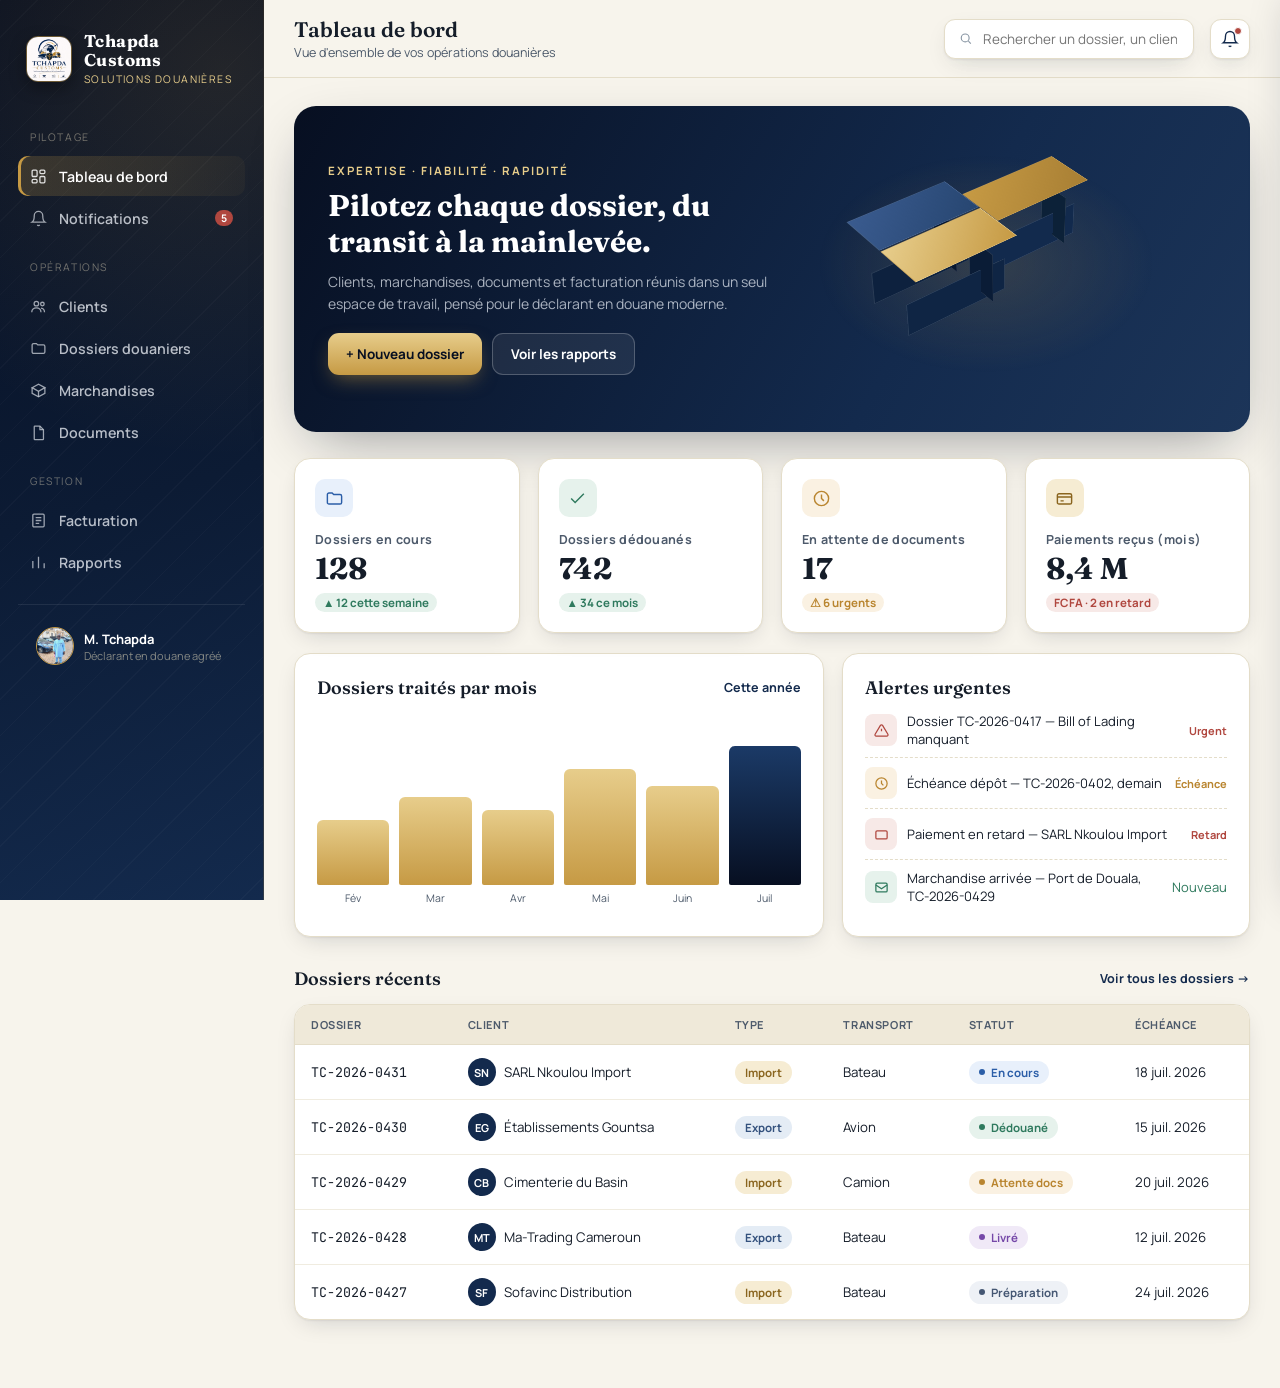
<file: index.html>
<!DOCTYPE html>
<html lang="fr">
<head>
<meta charset="UTF-8">
<meta name="viewport" content="width=device-width, initial-scale=1.0">
<title>Tableau de bord — Tchapda Customs</title>
<link rel="preconnect" href="https://fonts.googleapis.com">
<link href="https://fonts.googleapis.com/css2?family=Fraunces:opsz,wght@9..144,400;9..144,500;9..144,600;9..144,700;9..144,800&family=Manrope:wght@400;500;600;700;800&family=JetBrains+Mono:wght@400;500;600&display=swap" rel="stylesheet">
<link rel="stylesheet" href="styles.css">
</head>
<body data-page="dashboard">

<div class="app">
  <aside class="sidebar" id="sidebar">
    <div class="brand">
      <img src="logo.jpeg" alt="Tchapda Customs">
      <div class="brand-text">
        <div class="name">Tchapda Customs</div>
        <div class="tag">Solutions douanières</div>
      </div>
    </div>

    <div class="navlabel">Pilotage</div>
    <div class="nav">
      <a href="dashboard.html" data-view="dashboard">
        <svg viewBox="0 0 24 24" fill="none" stroke="currentColor" stroke-width="1.8"><rect x="3" y="3" width="7" height="9" rx="1.5"/><rect x="14" y="3" width="7" height="5" rx="1.5"/><rect x="14" y="12" width="7" height="9" rx="1.5"/><rect x="3" y="16" width="7" height="5" rx="1.5"/></svg>
        Tableau de bord
      </a>
      <a href="notifications.html" data-view="notifications">
        <svg viewBox="0 0 24 24" fill="none" stroke="currentColor" stroke-width="1.8"><path d="M18 8a6 6 0 10-12 0c0 7-3 9-3 9h18s-3-2-3-9"/><path d="M13.7 21a2 2 0 01-3.4 0"/></svg>
        Notifications <span class="badge">5</span>
      </a>
    </div>

    <div class="navlabel">Opérations</div>
    <div class="nav">
      <a href="clients.html" data-view="clients">
        <svg viewBox="0 0 24 24" fill="none" stroke="currentColor" stroke-width="1.8"><circle cx="9" cy="8" r="3.2"/><path d="M2.5 20c0-3.6 2.9-6 6.5-6s6.5 2.4 6.5 6"/><circle cx="17.5" cy="8.5" r="2.5"/><path d="M15.5 14.2c2.9.4 5 2.5 5 5.8"/></svg>
        Clients
      </a>
      <a href="dossiers.html" data-view="dossiers">
        <svg viewBox="0 0 24 24" fill="none" stroke="currentColor" stroke-width="1.8"><path d="M3 7a2 2 0 012-2h4l2 2h8a2 2 0 012 2v8a2 2 0 01-2 2H5a2 2 0 01-2-2V7z"/></svg>
        Dossiers douaniers
      </a>
      <a href="marchandises.html" data-view="marchandises">
        <svg viewBox="0 0 24 24" fill="none" stroke="currentColor" stroke-width="1.8"><path d="M21 8l-9-5-9 5 9 5 9-5z"/><path d="M3 8v8l9 5 9-5V8"/><path d="M12 13v8"/></svg>
        Marchandises
      </a>
      <a href="documents.html" data-view="documents">
        <svg viewBox="0 0 24 24" fill="none" stroke="currentColor" stroke-width="1.8"><path d="M7 3h7l5 5v13a1 1 0 01-1 1H7a1 1 0 01-1-1V4a1 1 0 011-1z"/><path d="M14 3v5h5"/></svg>
        Documents
      </a>
    </div>

    <div class="navlabel">Gestion</div>
    <div class="nav">
      <a href="facturation.html" data-view="facturation">
        <svg viewBox="0 0 24 24" fill="none" stroke="currentColor" stroke-width="1.8"><rect x="4" y="3" width="16" height="18" rx="1.5"/><path d="M8 8h8M8 12h8M8 16h5"/></svg>
        Facturation
      </a>
      <a href="rapports.html" data-view="rapports">
        <svg viewBox="0 0 24 24" fill="none" stroke="currentColor" stroke-width="1.8"><path d="M4 20V10M12 20V4M20 20v-7"/></svg>
        Rapports
      </a>
    </div>

    <div class="sidebar-foot">
      <div class="prof">
        <img src="profile.jpeg" alt="Déclarant">
        <div class="who">
          <div class="n">M. Tchapda</div>
          <div class="r">Déclarant en douane agréé</div>
        </div>
      </div>
    </div>
  </aside>

  <div class="main">
    <div class="topbar">
      <button class="icon-btn menu-btn" onclick="toggleSidebar()">
        <svg viewBox="0 0 24 24" fill="none" stroke="currentColor" stroke-width="2"><path d="M4 6h16M4 12h16M4 18h16"/></svg>
      </button>
      <div>
        <h1>Tableau de bord</h1>
        <div class="sub">Vue d'ensemble de vos opérations douanières</div>
      </div>
      <div class="search-box">
        <svg viewBox="0 0 24 24" width="15" height="15" fill="none" stroke="#8895a3" stroke-width="2"><circle cx="11" cy="11" r="7"/><path d="M21 21l-4.3-4.3"/></svg>
        <input placeholder="Rechercher un dossier, un client...">
      </div>
      <button class="icon-btn" onclick="toggleNotif(true)">
        <svg viewBox="0 0 24 24" fill="none" stroke="currentColor" stroke-width="1.8"><path d="M18 8a6 6 0 10-12 0c0 7-3 9-3 9h18s-3-2-3-9"/><path d="M13.7 21a2 2 0 01-3.4 0"/></svg>
        <span class="dot"></span>
      </button>
    </div>

<div class="view" id="view-dashboard">
      <div class="hero">
        <div class="hero-copy">
          <div class="eyebrow">Expertise · Fiabilité · Rapidité</div>
          <h2>Pilotez chaque dossier, du transit à la mainlevée.</h2>
          <p>Clients, marchandises, documents et facturation réunis dans un seul espace de travail, pensé pour le déclarant en douane moderne.</p>
          <div class="hero-cta">
            <button class="btn btn-gold" onclick="openModal('modal-dossier')">+ Nouveau dossier</button>
            <button class="btn btn-ghost" onclick="window.location.href='rapports.html'">Voir les rapports</button>
          </div>
        </div>
        <div class="scene-wrap" id="sceneWrap">
          <div class="pad"></div>
          <div class="scene" id="scene3d">
            <div class="cube container-b">
              <div class="face top"></div><div class="face front"></div><div class="face side"></div>
            </div>
            <div class="cube container-a">
              <div class="face top"></div><div class="face front"></div><div class="face side"></div>
            </div>
            <div class="cube container-c">
              <div class="face top"></div><div class="face front"></div><div class="face side"></div>
            </div>
          </div>
        </div>
      </div>

      <div class="grid grid-4">
        <div class="card stat tilt">
          <div class="top-row"><div class="ico" style="background:#e8f0fb;"><svg viewBox="0 0 24 24" fill="none" stroke="#2b5ea8" stroke-width="1.8"><path d="M3 7a2 2 0 012-2h4l2 2h8a2 2 0 012 2v8a2 2 0 01-2 2H5a2 2 0 01-2-2V7z"/></svg></div></div>
          <div class="label">Dossiers en cours</div>
          <div class="value mono">128</div>
          <span class="delta up">▲ 12 cette semaine</span>
        </div>
        <div class="card stat tilt">
          <div class="top-row"><div class="ico" style="background:#e6f2ec;"><svg viewBox="0 0 24 24" fill="none" stroke="#2f7a5e" stroke-width="1.8"><path d="M20 6L9 17l-5-5"/></svg></div></div>
          <div class="label">Dossiers dédouanés</div>
          <div class="value mono">742</div>
          <span class="delta up">▲ 34 ce mois</span>
        </div>
        <div class="card stat tilt">
          <div class="top-row"><div class="ico" style="background:#faf1e2;"><svg viewBox="0 0 24 24" fill="none" stroke="#b9852f" stroke-width="1.8"><circle cx="12" cy="12" r="9"/><path d="M12 7v5l3 3"/></svg></div></div>
          <div class="label">En attente de documents</div>
          <div class="value mono">17</div>
          <span class="delta warn">⚠ 6 urgents</span>
        </div>
        <div class="card stat tilt">
          <div class="top-row"><div class="ico" style="background:var(--gold-100);"><svg viewBox="0 0 24 24" fill="none" stroke="#8a651f" stroke-width="1.8"><rect x="3" y="6" width="18" height="13" rx="2"/><path d="M3 10h18M7 15h4"/></svg></div></div>
          <div class="label">Paiements reçus (mois)</div>
          <div class="value mono">8,4 M</div>
          <span class="delta down">FCFA · 2 en retard</span>
        </div>
      </div>

      <div class="grid grid-2" style="margin-top:20px;">
        <div class="chart-card">
          <div class="section-title" style="margin:0 0 4px;"><h3>Dossiers traités par mois</h3><span class="link">Cette année</span></div>
          <div class="bars">
            <div class="bar" style="height:38%"><span>Fév</span></div>
            <div class="bar" style="height:52%"><span>Mar</span></div>
            <div class="bar" style="height:44%"><span>Avr</span></div>
            <div class="bar" style="height:68%"><span>Mai</span></div>
            <div class="bar" style="height:58%"><span>Juin</span></div>
            <div class="bar" style="height:82%;background:linear-gradient(180deg,var(--navy-700),var(--navy-950));"><span>Juil</span></div>
          </div>
        </div>
        <div class="chart-card">
          <div class="section-title" style="margin:0 0 4px;"><h3>Alertes urgentes</h3></div>
          <div class="doc-item"><div class="fi" style="background:#f7e9e7;"><svg viewBox="0 0 24 24" fill="none" stroke="#b0473f" stroke-width="2"><path d="M12 9v4M12 17h.01"/><path d="M10.3 3.9L1.8 18a2 2 0 001.7 3h17a2 2 0 001.7-3L13.7 3.9a2 2 0 00-3.4 0z"/></svg></div>Dossier TC-2026-0417 — Bill of Lading manquant<div class="missing">Urgent</div></div>
          <div class="doc-item"><div class="fi" style="background:#faf1e2;"><svg viewBox="0 0 24 24" fill="none" stroke="#b9852f" stroke-width="2"><circle cx="12" cy="12" r="9"/><path d="M12 7v5l3 3"/></svg></div>Échéance dépôt — TC-2026-0402, demain<div class="missing" style="color:var(--warn);">Échéance</div></div>
          <div class="doc-item"><div class="fi" style="background:#f7e9e7;"><svg viewBox="0 0 24 24" fill="none" stroke="#b0473f" stroke-width="2"><rect x="3" y="6" width="18" height="13" rx="2"/></svg></div>Paiement en retard — SARL Nkoulou Import<div class="missing">Retard</div></div>
          <div class="doc-item"><div class="fi" style="background:#e6f2ec;"><svg viewBox="0 0 24 24" fill="none" stroke="#2f7a5e" stroke-width="2"><path d="M3 8l9 6 9-6"/><rect x="3" y="5" width="18" height="14" rx="2"/></svg></div>Marchandise arrivée — Port de Douala, TC-2026-0429<div class="ok">Nouveau</div></div>
        </div>
      </div>

      <div class="section-title"><h3>Dossiers récents</h3><span class="link" onclick="window.location.href='dossiers.html'" style="cursor:pointer;">Voir tous les dossiers →</span></div>
      <div class="table-wrap">
        <table>
          <thead><tr><th>Dossier</th><th>Client</th><th>Type</th><th>Transport</th><th>Statut</th><th>Échéance</th></tr></thead>
          <tbody>
            <tr><td class="mono">TC-2026-0431</td><td><span class="avatar-mini">SN</span>SARL Nkoulou Import</td><td><span class="pill import">Import</span></td><td>Bateau</td><td><span class="pill dot cours">En cours</span></td><td>18 juil. 2026</td></tr>
            <tr><td class="mono">TC-2026-0430</td><td><span class="avatar-mini">EG</span>Établissements Gountsa</td><td><span class="pill export">Export</span></td><td>Avion</td><td><span class="pill dot dedouane">Dédouané</span></td><td>15 juil. 2026</td></tr>
            <tr><td class="mono">TC-2026-0429</td><td><span class="avatar-mini">CB</span>Cimenterie du Basin</td><td><span class="pill import">Import</span></td><td>Camion</td><td><span class="pill dot attente">Attente docs</span></td><td>20 juil. 2026</td></tr>
            <tr><td class="mono">TC-2026-0428</td><td><span class="avatar-mini">MT</span>Ma-Trading Cameroun</td><td><span class="pill export">Export</span></td><td>Bateau</td><td><span class="pill dot livre">Livré</span></td><td>12 juil. 2026</td></tr>
            <tr><td class="mono">TC-2026-0427</td><td><span class="avatar-mini">SF</span>Sofavinc Distribution</td><td><span class="pill import">Import</span></td><td>Bateau</td><td><span class="pill dot prep">Préparation</span></td><td>24 juil. 2026</td></tr>
          </tbody>
        </table>
      </div>
    </div>

  </div>
</div>

<div class="scrim" id="scrim" onclick="toggleNotif(false)"></div>
<div class="notif-panel" id="notifPanel">
  <div class="nh"><strong>Notifications</strong><button class="icon-btn" style="width:32px;height:32px;" onclick="toggleNotif(false)">✕</button></div>
  <div class="nlist">
    <div class="nitem"><div class="ni" style="background:#f7e9e7;"><svg width="15" height="15" viewBox="0 0 24 24" fill="none" stroke="#b0473f" stroke-width="2"><path d="M12 9v4M12 17h.01"/></svg></div><div><div class="nt">Document manquant</div><div class="nd">Certificat d'origine — TC-2026-0429</div><div class="ntime">Il y a 1h</div></div></div>
    <div class="nitem"><div class="ni" style="background:#faf1e2;"><svg width="15" height="15" viewBox="0 0 24 24" fill="none" stroke="#b9852f" stroke-width="2"><circle cx="12" cy="12" r="9"/></svg></div><div><div class="nt">Échéance importante</div><div class="nd">TC-2026-0402 due demain</div><div class="ntime">Il y a 3h</div></div></div>
    <div class="nitem"><div class="ni" style="background:#f7e9e7;"><svg width="15" height="15" viewBox="0 0 24 24" fill="none" stroke="#b0473f" stroke-width="2"><rect x="3" y="6" width="18" height="13" rx="2"/></svg></div><div><div class="nt">Paiement en retard</div><div class="nd">FA-1040 — Cimenterie du Basin</div><div class="ntime">Hier</div></div></div>
    <div class="nitem"><div class="ni" style="background:#e6f2ec;"><svg width="15" height="15" viewBox="0 0 24 24" fill="none" stroke="#2f7a5e" stroke-width="2"><path d="M3 8l9 6 9-6"/></svg></div><div><div class="nt">Marchandise arrivée</div><div class="nd">Port de Douala — TC-2026-0429</div><div class="ntime">Hier</div></div></div>
    <div class="nitem"><div class="ni" style="background:#e8f0fb;"><svg width="15" height="15" viewBox="0 0 24 24" fill="none" stroke="#2b5ea8" stroke-width="2"><path d="M20 6L9 17l-5-5"/></svg></div><div><div class="nt">Dossier dédouané</div><div class="nd">TC-2026-0430</div><div class="ntime">Il y a 2 jours</div></div></div>
  </div>
</div>

<!-- modal: nouveau dossier -->
<div class="modal-scrim" id="modal-dossier">
  <div class="modal">
    <h3>Nouveau dossier douanier</h3>
    <div class="sub">Créez un dossier pour un client existant</div>
    <div class="field"><label>Client</label><select><option>SARL Nkoulou Import</option><option>Établissements Gountsa</option><option>Cimenterie du Basin</option></select></div>
    <div class="field-row">
      <div class="field"><label>Type</label><select><option>Import</option><option>Export</option></select></div>
      <div class="field"><label>Moyen de transport</label><select><option>Bateau</option><option>Avion</option><option>Camion</option></select></div>
    </div>
    <div class="field-row">
      <div class="field"><label>Pays d'origine</label><input placeholder="Ex: Chine"></div>
      <div class="field"><label>Pays de destination</label><input placeholder="Ex: Cameroun"></div>
    </div>
    <div class="field"><label>Date d'arrivée prévue</label><input type="date"></div>
    <div class="modal-actions">
      <button class="btn btn-ghost" style="color:var(--ink-900);background:var(--cream-100);" onclick="closeModal('modal-dossier')">Annuler</button>
      <button class="btn btn-gold" onclick="closeModal('modal-dossier')">Créer le dossier</button>
    </div>
  </div>
</div>

<!-- modal: nouveau client -->
<div class="modal-scrim" id="modal-client">
  <div class="modal">
    <h3>Nouveau client</h3>
    <div class="sub">Enregistrez une entreprise cliente</div>
    <div class="field"><label>Nom de l'entreprise</label><input placeholder="Ex: SARL Nkoulou Import"></div>
    <div class="field-row">
      <div class="field"><label>Téléphone</label><input placeholder="+237 6 xx xx xx xx"></div>
      <div class="field"><label>Ville</label><input placeholder="Douala"></div>
    </div>
    <div class="field"><label>Email</label><input placeholder="contact@entreprise.com"></div>
    <div class="modal-actions">
      <button class="btn btn-ghost" style="color:var(--ink-900);background:var(--cream-100);" onclick="closeModal('modal-client')">Annuler</button>
      <button class="btn btn-gold" onclick="closeModal('modal-client')">Enregistrer</button>
    </div>
  </div>
</div>

<script src="app.js"></script>
</body>
</html>
</file>
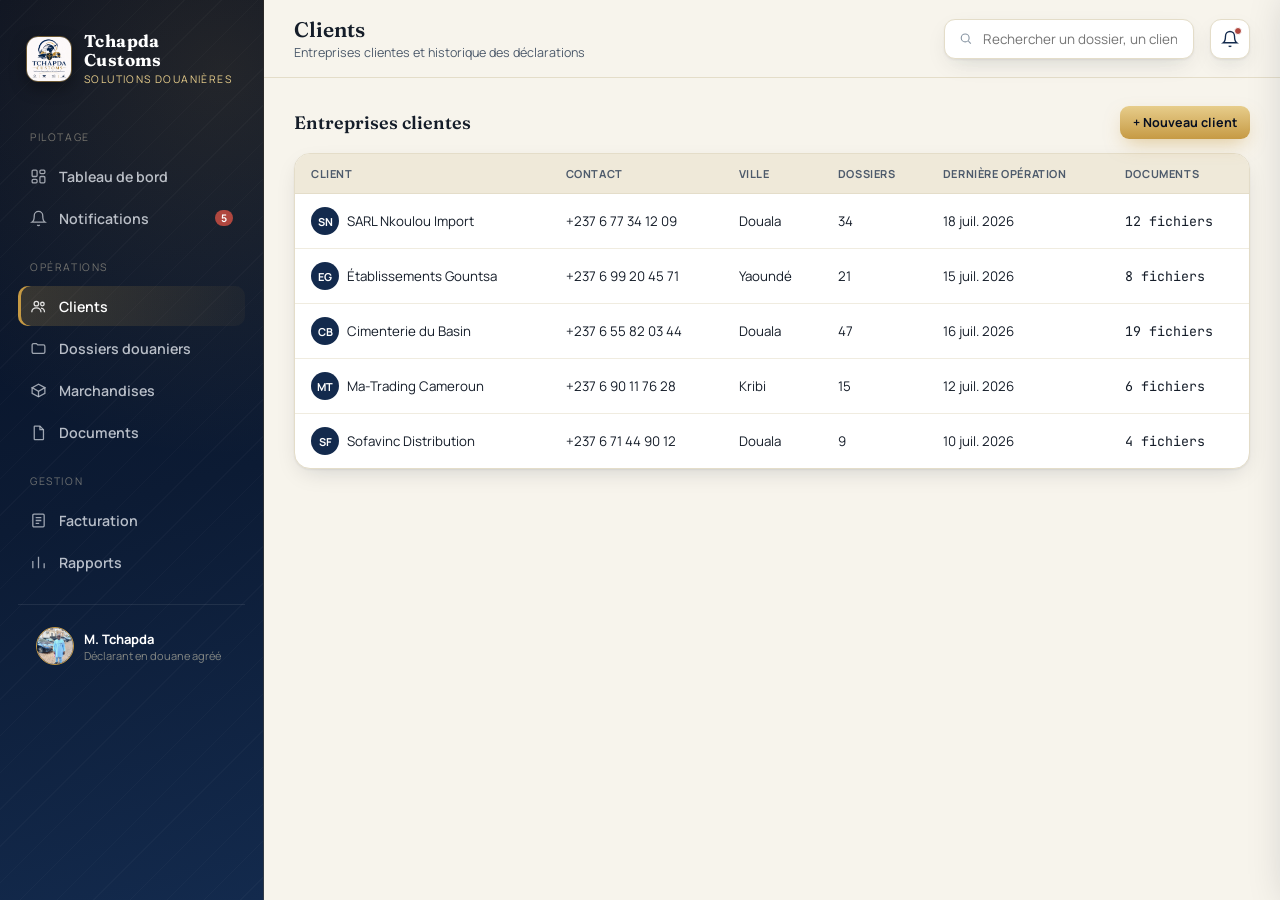
<file: clients.html>
<!DOCTYPE html>
<html lang="fr">
<head>
<meta charset="UTF-8">
<meta name="viewport" content="width=device-width, initial-scale=1.0">
<title>Clients — Tchapda Customs</title>
<link rel="preconnect" href="https://fonts.googleapis.com">
<link href="https://fonts.googleapis.com/css2?family=Fraunces:opsz,wght@9..144,400;9..144,500;9..144,600;9..144,700;9..144,800&family=Manrope:wght@400;500;600;700;800&family=JetBrains+Mono:wght@400;500;600&display=swap" rel="stylesheet">
<link rel="stylesheet" href="styles.css">
</head>
<body data-page="clients">

<div class="app">
  <aside class="sidebar" id="sidebar">
    <div class="brand">
      <img src="logo.jpeg" alt="Tchapda Customs">
      <div class="brand-text">
        <div class="name">Tchapda Customs</div>
        <div class="tag">Solutions douanières</div>
      </div>
    </div>

    <div class="navlabel">Pilotage</div>
    <div class="nav">
      <a href="dashboard.html" data-view="dashboard">
        <svg viewBox="0 0 24 24" fill="none" stroke="currentColor" stroke-width="1.8"><rect x="3" y="3" width="7" height="9" rx="1.5"/><rect x="14" y="3" width="7" height="5" rx="1.5"/><rect x="14" y="12" width="7" height="9" rx="1.5"/><rect x="3" y="16" width="7" height="5" rx="1.5"/></svg>
        Tableau de bord
      </a>
      <a href="notifications.html" data-view="notifications">
        <svg viewBox="0 0 24 24" fill="none" stroke="currentColor" stroke-width="1.8"><path d="M18 8a6 6 0 10-12 0c0 7-3 9-3 9h18s-3-2-3-9"/><path d="M13.7 21a2 2 0 01-3.4 0"/></svg>
        Notifications <span class="badge">5</span>
      </a>
    </div>

    <div class="navlabel">Opérations</div>
    <div class="nav">
      <a href="clients.html" data-view="clients">
        <svg viewBox="0 0 24 24" fill="none" stroke="currentColor" stroke-width="1.8"><circle cx="9" cy="8" r="3.2"/><path d="M2.5 20c0-3.6 2.9-6 6.5-6s6.5 2.4 6.5 6"/><circle cx="17.5" cy="8.5" r="2.5"/><path d="M15.5 14.2c2.9.4 5 2.5 5 5.8"/></svg>
        Clients
      </a>
      <a href="dossiers.html" data-view="dossiers">
        <svg viewBox="0 0 24 24" fill="none" stroke="currentColor" stroke-width="1.8"><path d="M3 7a2 2 0 012-2h4l2 2h8a2 2 0 012 2v8a2 2 0 01-2 2H5a2 2 0 01-2-2V7z"/></svg>
        Dossiers douaniers
      </a>
      <a href="marchandises.html" data-view="marchandises">
        <svg viewBox="0 0 24 24" fill="none" stroke="currentColor" stroke-width="1.8"><path d="M21 8l-9-5-9 5 9 5 9-5z"/><path d="M3 8v8l9 5 9-5V8"/><path d="M12 13v8"/></svg>
        Marchandises
      </a>
      <a href="documents.html" data-view="documents">
        <svg viewBox="0 0 24 24" fill="none" stroke="currentColor" stroke-width="1.8"><path d="M7 3h7l5 5v13a1 1 0 01-1 1H7a1 1 0 01-1-1V4a1 1 0 011-1z"/><path d="M14 3v5h5"/></svg>
        Documents
      </a>
    </div>

    <div class="navlabel">Gestion</div>
    <div class="nav">
      <a href="facturation.html" data-view="facturation">
        <svg viewBox="0 0 24 24" fill="none" stroke="currentColor" stroke-width="1.8"><rect x="4" y="3" width="16" height="18" rx="1.5"/><path d="M8 8h8M8 12h8M8 16h5"/></svg>
        Facturation
      </a>
      <a href="rapports.html" data-view="rapports">
        <svg viewBox="0 0 24 24" fill="none" stroke="currentColor" stroke-width="1.8"><path d="M4 20V10M12 20V4M20 20v-7"/></svg>
        Rapports
      </a>
    </div>

    <div class="sidebar-foot">
      <div class="prof">
        <img src="profile.jpeg" alt="Déclarant">
        <div class="who">
          <div class="n">M. Tchapda</div>
          <div class="r">Déclarant en douane agréé</div>
        </div>
      </div>
    </div>
  </aside>

  <div class="main">
    <div class="topbar">
      <button class="icon-btn menu-btn" onclick="toggleSidebar()">
        <svg viewBox="0 0 24 24" fill="none" stroke="currentColor" stroke-width="2"><path d="M4 6h16M4 12h16M4 18h16"/></svg>
      </button>
      <div>
        <h1 data-i18n="topbar.title.clients">Clients</h1>
        <div class="sub" data-i18n="topbar.sub.clients">Entreprises clientes et historique des déclarations</div>
      </div>
      <div class="search-box">
        <svg viewBox="0 0 24 24" width="15" height="15" fill="none" stroke="#8895a3" stroke-width="2"><circle cx="11" cy="11" r="7"/><path d="M21 21l-4.3-4.3"/></svg>
        <input placeholder="Rechercher un dossier, un client...">
      </div>
      <button class="icon-btn" onclick="toggleNotif(true)">
        <svg viewBox="0 0 24 24" fill="none" stroke="currentColor" stroke-width="1.8"><path d="M18 8a6 6 0 10-12 0c0 7-3 9-3 9h18s-3-2-3-9"/><path d="M13.7 21a2 2 0 01-3.4 0"/></svg>
        <span class="dot"></span>
      </button>
    </div>

<div class="view" id="view-clients">
      <div class="section-title" style="margin-top:0;">
        <h3>Entreprises clientes</h3>
        <button class="btn btn-gold btn-sm" onclick="openModal('modal-client')">+ Nouveau client</button>
      </div>
      <div class="table-wrap">
        <table>
          <thead><tr><th>Client</th><th>Contact</th><th>Ville</th><th>Dossiers</th><th>Dernière opération</th><th>Documents</th></tr></thead>
          <tbody>
            <tr><td><span class="avatar-mini">SN</span>SARL Nkoulou Import</td><td>+237 6 77 34 12 09</td><td>Douala</td><td>34</td><td>18 juil. 2026</td><td class="mono">12 fichiers</td></tr>
            <tr><td><span class="avatar-mini">EG</span>Établissements Gountsa</td><td>+237 6 99 20 45 71</td><td>Yaoundé</td><td>21</td><td>15 juil. 2026</td><td class="mono">8 fichiers</td></tr>
            <tr><td><span class="avatar-mini">CB</span>Cimenterie du Basin</td><td>+237 6 55 82 03 44</td><td>Douala</td><td>47</td><td>16 juil. 2026</td><td class="mono">19 fichiers</td></tr>
            <tr><td><span class="avatar-mini">MT</span>Ma-Trading Cameroun</td><td>+237 6 90 11 76 28</td><td>Kribi</td><td>15</td><td>12 juil. 2026</td><td class="mono">6 fichiers</td></tr>
            <tr><td><span class="avatar-mini">SF</span>Sofavinc Distribution</td><td>+237 6 71 44 90 12</td><td>Douala</td><td>9</td><td>10 juil. 2026</td><td class="mono">4 fichiers</td></tr>
          </tbody>
        </table>
      </div>
    </div>

  </div>
</div>

<div class="scrim" id="scrim" onclick="toggleNotif(false)"></div>
    <div class="notif-panel" id="notifPanel">
  <div class="nh"><strong data-i18n="notif.title">Notifications</strong><button class="icon-btn" style="width:32px;height:32px;" onclick="toggleNotif(false)">✕</button></div>
  <div class="nlist">
    <div class="nitem"><div class="ni" style="background:#f7e9e7;"><svg width="15" height="15" viewBox="0 0 24 24" fill="none" stroke="#b0473f" stroke-width="2"><path d="M12 9v4M12 17h.01"/></svg></div><div><div class="nt">Document manquant</div><div class="nd">Certificat d'origine — TC-2026-0429</div><div class="ntime">Il y a 1h</div></div></div>
    <div class="nitem"><div class="ni" style="background:#faf1e2;"><svg width="15" height="15" viewBox="0 0 24 24" fill="none" stroke="#b9852f" stroke-width="2"><circle cx="12" cy="12" r="9"/></svg></div><div><div class="nt">Échéance importante</div><div class="nd">TC-2026-0402 due demain</div><div class="ntime">Il y a 3h</div></div></div>
    <div class="nitem"><div class="ni" style="background:#f7e9e7;"><svg width="15" height="15" viewBox="0 0 24 24" fill="none" stroke="#b0473f" stroke-width="2"><rect x="3" y="6" width="18" height="13" rx="2"/></svg></div><div><div class="nt">Paiement en retard</div><div class="nd">FA-1040 — Cimenterie du Basin</div><div class="ntime">Hier</div></div></div>
    <div class="nitem"><div class="ni" style="background:#e6f2ec;"><svg width="15" height="15" viewBox="0 0 24 24" fill="none" stroke="#2f7a5e" stroke-width="2"><path d="M3 8l9 6 9-6"/></svg></div><div><div class="nt">Marchandise arrivée</div><div class="nd">Port de Douala — TC-2026-0429</div><div class="ntime">Hier</div></div></div>
    <div class="nitem"><div class="ni" style="background:#e8f0fb;"><svg width="15" height="15" viewBox="0 0 24 24" fill="none" stroke="#2b5ea8" stroke-width="2"><path d="M20 6L9 17l-5-5"/></svg></div><div><div class="nt">Dossier dédouané</div><div class="nd">TC-2026-0430</div><div class="ntime">Il y a 2 jours</div></div></div>
  </div>
</div>

<!-- modal: nouveau dossier -->
<div class="modal-scrim" id="modal-dossier">
  <div class="modal">
    <h3>Nouveau dossier douanier</h3>
    <div class="sub">Créez un dossier pour un client existant</div>
    <div class="field"><label>Client</label><select><option>SARL Nkoulou Import</option><option>Établissements Gountsa</option><option>Cimenterie du Basin</option></select></div>
    <div class="field-row">
      <div class="field"><label>Type</label><select><option>Import</option><option>Export</option></select></div>
      <div class="field"><label>Moyen de transport</label><select><option>Bateau</option><option>Avion</option><option>Camion</option></select></div>
    </div>
    <div class="field-row">
      <div class="field"><label>Pays d'origine</label><input data-country="origin" placeholder="Ex: Chine"></div>
      <div class="field"><label>Pays de destination</label><input data-country="destination" placeholder="Ex: Cameroun"></div>
    </div>
    <div class="field"><label>Date d'arrivée prévue</label><input type="date"></div>
    <div class="modal-actions">
      <button class="btn btn-ghost" style="color:var(--ink-900);background:var(--cream-100);" onclick="closeModal('modal-dossier')">Annuler</button>
      <button class="btn btn-gold" onclick="closeModal('modal-dossier')">Créer le dossier</button>
    </div>
  </div>
</div>

<!-- modal: nouveau client -->
<div class="modal-scrim" id="modal-client">
  <div class="modal">
    <h3>Nouveau client</h3>
    <div class="sub">Enregistrez une entreprise cliente</div>
    <div class="field"><label>Nom de l'entreprise</label><input placeholder="Ex: SARL Nkoulou Import"></div>
    <div class="field-row">
      <div class="field"><label>Téléphone</label><input placeholder="+237 6 xx xx xx xx"></div>
      <div class="field"><label>Ville</label><input placeholder="Douala"></div>
    </div>
    <div class="field"><label>Email</label><input placeholder="contact@entreprise.com"></div>
    <div class="modal-actions">
      <button class="btn btn-ghost" style="color:var(--ink-900);background:var(--cream-100);" onclick="closeModal('modal-client')">Annuler</button>
      <button class="btn btn-gold" onclick="closeModal('modal-client')">Enregistrer</button>
    </div>
  </div>
</div>

<script src="store.js"></script>
<script src="app.js"></script>
<script>
  // Bind create client button to localStorage store (override inline onclick)
  (function(){
    const modal = document.getElementById('modal-client');
    if(!modal) return;
    const btn = modal.querySelector('.btn.btn-gold');
    if(!btn) return;
    btn.removeAttribute('onclick');
    btn.addEventListener('click', function(e){
      e.preventDefault();
      if(typeof handleCreateClientFromModal === 'function') handleCreateClientFromModal();
    });
  })();
</script>
<script src="countries.js"></script>
<script src="country-origin-destination.js"></script>
</body>
</html>
</file>
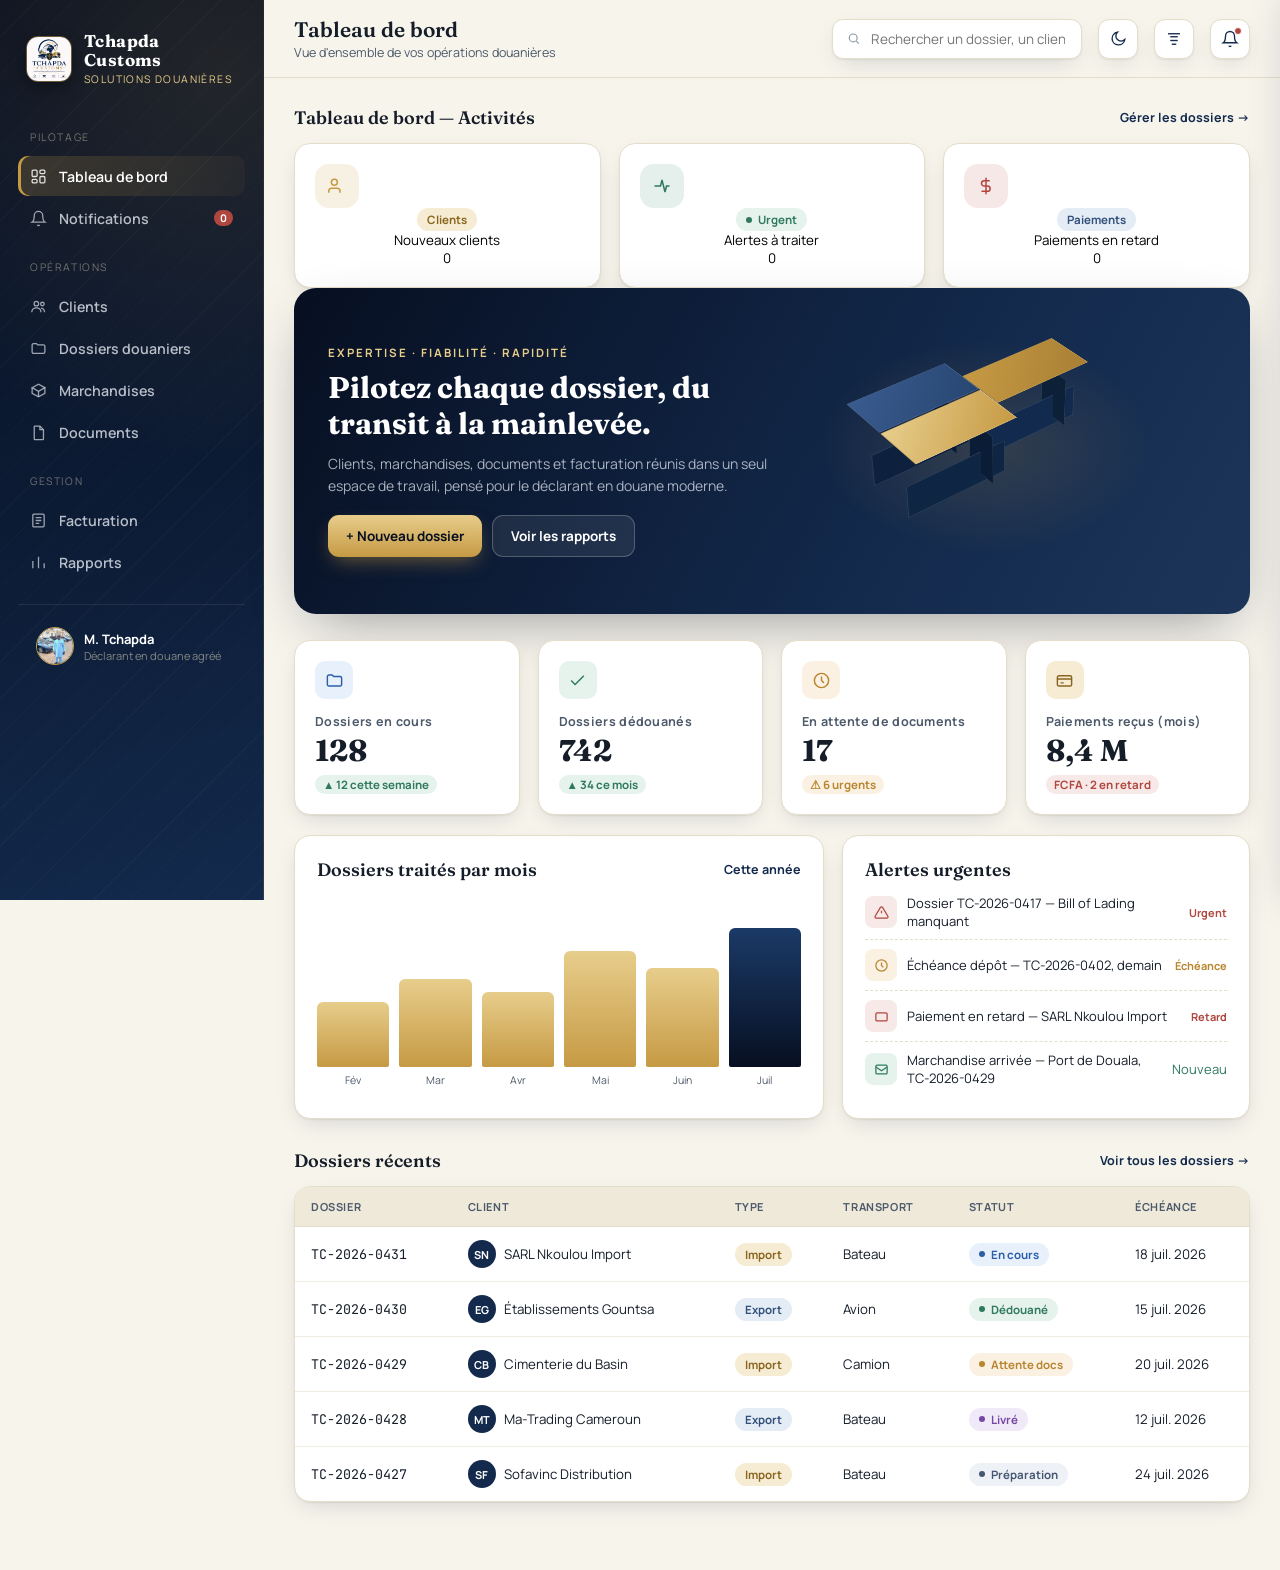
<file: dashboard.html>
<!DOCTYPE html>
<html lang="fr">
<head>
<meta charset="UTF-8">
<meta name="viewport" content="width=device-width, initial-scale=1.0">
<title>Tableau de bord — Tchapda Customs</title>
<link rel="preconnect" href="https://fonts.googleapis.com">
<link href="https://fonts.googleapis.com/css2?family=Fraunces:opsz,wght@9..144,400;9..144,500;9..144,600;9..144,700;9..144,800&family=Manrope:wght@400;500;600;700;800&family=JetBrains+Mono:wght@400;500;600&display=swap" rel="stylesheet">
<link rel="stylesheet" href="styles.css">
</head>
<body data-page="dashboard">

<div class="app">
  <aside class="sidebar" id="sidebar">
    <div class="brand">
      <img src="logo.jpeg" alt="Tchapda Customs">
      <div class="brand-text">
        <div class="name">Tchapda Customs</div>
        <div class="tag">Solutions douanières</div>
      </div>
    </div>

    <div class="navlabel">Pilotage</div>
    <div class="nav">
      <a href="dashboard.html" data-view="dashboard">
        <svg viewBox="0 0 24 24" fill="none" stroke="currentColor" stroke-width="1.8"><rect x="3" y="3" width="7" height="9" rx="1.5"/><rect x="14" y="3" width="7" height="5" rx="1.5"/><rect x="14" y="12" width="7" height="9" rx="1.5"/><rect x="3" y="16" width="7" height="5" rx="1.5"/></svg>
        Tableau de bord
      </a>
      <a href="notifications.html" data-view="notifications">
        <svg viewBox="0 0 24 24" fill="none" stroke="currentColor" stroke-width="1.8"><path d="M18 8a6 6 0 10-12 0c0 7-3 9-3 9h18s-3-2-3-9"/><path d="M13.7 21a2 2 0 01-3.4 0"/></svg>
        Notifications <span class="badge">5</span>
      </a>
    </div>

    <div class="navlabel">Opérations</div>
    <div class="nav">
      <a href="clients.html" data-view="clients">
        <svg viewBox="0 0 24 24" fill="none" stroke="currentColor" stroke-width="1.8"><circle cx="9" cy="8" r="3.2"/><path d="M2.5 20c0-3.6 2.9-6 6.5-6s6.5 2.4 6.5 6"/><circle cx="17.5" cy="8.5" r="2.5"/><path d="M15.5 14.2c2.9.4 5 2.5 5 5.8"/></svg>
        Clients
      </a>
      <a href="dossiers.html" data-view="dossiers">
        <svg viewBox="0 0 24 24" fill="none" stroke="currentColor" stroke-width="1.8"><path d="M3 7a2 2 0 012-2h4l2 2h8a2 2 0 012 2v8a2 2 0 01-2 2H5a2 2 0 01-2-2V7z"/></svg>
        Dossiers douaniers
      </a>
      <a href="marchandises.html" data-view="marchandises">
        <svg viewBox="0 0 24 24" fill="none" stroke="currentColor" stroke-width="1.8"><path d="M21 8l-9-5-9 5 9 5 9-5z"/><path d="M3 8v8l9 5 9-5V8"/><path d="M12 13v8"/></svg>
        Marchandises
      </a>
      <a href="documents.html" data-view="documents">
        <svg viewBox="0 0 24 24" fill="none" stroke="currentColor" stroke-width="1.8"><path d="M7 3h7l5 5v13a1 1 0 01-1 1H7a1 1 0 01-1-1V4a1 1 0 011-1z"/><path d="M14 3v5h5"/></svg>
        Documents
      </a>
    </div>

    <div class="navlabel">Gestion</div>
    <div class="nav">
      <a href="facturation.html" data-view="facturation">
        <svg viewBox="0 0 24 24" fill="none" stroke="currentColor" stroke-width="1.8"><rect x="4" y="3" width="16" height="18" rx="1.5"/><path d="M8 8h8M8 12h8M8 16h5"/></svg>
        Facturation
      </a>
      <a href="rapports.html" data-view="rapports">
        <svg viewBox="0 0 24 24" fill="none" stroke="currentColor" stroke-width="1.8"><path d="M4 20V10M12 20V4M20 20v-7"/></svg>
        Rapports
      </a>
    </div>

    <div class="sidebar-foot">
      <div class="prof">
        <img src="profile.jpeg" alt="Déclarant">
        <div class="who">
          <div class="n">M. Tchapda</div>
          <div class="r">Déclarant en douane agréé</div>
        </div>
      </div>
    </div>
  </aside>

  <div class="main">
    <div class="topbar">
      <button class="icon-btn menu-btn" onclick="toggleSidebar()">
        <svg viewBox="0 0 24 24" fill="none" stroke="currentColor" stroke-width="2"><path d="M4 6h16M4 12h16M4 18h16"/></svg>
      </button>
      <div>
        <h1 data-i18n="topbar.title.dashboard">Tableau de bord</h1>
        <div class="sub" data-i18n="topbar.sub.dashboard">Vue d'ensemble de vos opérations douanières</div>
      </div>
      <div class="search-box">
        <svg viewBox="0 0 24 24" width="15" height="15" fill="none" stroke="#8895a3" stroke-width="2"><circle cx="11" cy="11" r="7"/><path d="M21 21l-4.3-4.3"/></svg>
        <input placeholder="Rechercher un dossier, un client...">
      </div>
      <button class="icon-btn" onclick="toggleTheme()" id="themeToggle" title="Theme">
        <svg viewBox="0 0 24 24" fill="none" stroke="currentColor" stroke-width="1.8"><path d="M21 12.8A8.5 8.5 0 1 1 11.2 3a6.7 6.7 0 0 0 9.8 9.8z"/></svg>
      </button>
      <button class="icon-btn" onclick="toggleLanguage()" id="langToggle" title="Language">
        <svg viewBox="0 0 24 24" fill="none" stroke="currentColor" stroke-width="1.8"><path d="M4 5h16"/><path d="M7 9h10"/><path d="M7 14h10"/><path d="M9 19h6"/></svg>
      </button>
      <button class="icon-btn" onclick="toggleNotif(true)">
        <svg viewBox="0 0 24 24" fill="none" stroke="currentColor" stroke-width="1.8"><path d="M18 8a6 6 0 10-12 0c0 7-3 9-3 9h18s-3-2-3-9"/><path d="M13.7 21a2 2 0 01-3.4 0"/></svg>
        <span class="dot"></span>
      </button>
    </div>

<div class="view" id="view-dashboard">
      <section class="dash-quick-actions" aria-label="Actions rapides">
        <div class="section-title" style="margin:0 0 14px;">
          <h3>Tableau de bord — Activités</h3>
          <span class="link" style="cursor:pointer;" onclick="window.location.href='dossiers.html'">Gérer les dossiers →</span>
        </div>

        <div class="grid grid-3">
          <button class="card dash-action" type="button" onclick="window.location.href='clients.html'">
            <div class="dash-action-top">
              <div class="ico" style="background:rgba(198,154,68,.14);color:var(--gold-500);width:44px;height:44px;border-radius:14px;display:flex;align-items:center;justify-content:center;">
                <svg viewBox="0 0 24 24" width="18" height="18" fill="none" stroke="currentColor" stroke-width="2"><path d="M16 21v-2a4 4 0 00-4-4H5a4 4 0 00-4 4v2"/><circle cx="8.5" cy="7" r="4"/></svg>
              </div>
              <span class="pill import" id="dashClientsPill">Clients</span>
            </div>
            <div class="dash-action-title">Nouveaux clients</div>
            <div class="dash-action-sub" id="dashClientsCount">0</div>
          </button>

          <button class="card dash-action" type="button" onclick="window.location.href='dossiers.html'">
            <div class="dash-action-top">
              <div class="ico" style="background:rgba(47,122,94,.12);color:var(--ok);width:44px;height:44px;border-radius:14px;display:flex;align-items:center;justify-content:center;">
                <svg viewBox="0 0 24 24" width="18" height="18" fill="none" stroke="currentColor" stroke-width="2"><path d="M22 12h-4l-2 8-4-16-2 8H2"/></svg>
              </div>
              <span class="pill dot dedouane" id="dashUrgentPill">Urgent</span>
            </div>
            <div class="dash-action-title">Alertes à traiter</div>
            <div class="dash-action-sub" id="dashUrgentCount">0</div>
          </button>

          <button class="card dash-action" type="button" onclick="window.location.href='facturation.html'">
            <div class="dash-action-top">
              <div class="ico" style="background:rgba(176,71,63,.12);color:var(--danger);width:44px;height:44px;border-radius:14px;display:flex;align-items:center;justify-content:center;">
                <svg viewBox="0 0 24 24" width="18" height="18" fill="none" stroke="currentColor" stroke-width="2"><path d="M12 1v22"/><path d="M17 5H9.5a3.5 3.5 0 100 7H14a3.5 3.5 0 110 7H6"/></svg>
              </div>
              <span class="pill export" id="dashPayPill">Paiements</span>
            </div>
            <div class="dash-action-title">Paiements en retard</div>
            <div class="dash-action-sub" id="dashLateCount">0</div>
          </button>
        </div>
      </section>

      <!-- Existing hero / stats below -->
      <div class="hero">
        <div class="hero-copy">
          <div class="eyebrow">Expertise · Fiabilité · Rapidité</div>
          <h2>Pilotez chaque dossier, du transit à la mainlevée.</h2>
          <p>Clients, marchandises, documents et facturation réunis dans un seul espace de travail, pensé pour le déclarant en douane moderne.</p>

          <div class="hero-cta">
            <button class="btn btn-gold" onclick="openModal('modal-dossier')" data-i18n="btn.new-dossier">+ Nouveau dossier</button>
            <button class="btn btn-ghost" onclick="window.location.href='rapports.html'" data-i18n="btn.view-reports">Voir les rapports</button>
          </div>
        </div>
        <div class="scene-wrap" id="sceneWrap">
          <div class="pad"></div>
          <div class="scene" id="scene3d">
            <div class="cube container-b">
              <div class="face top"></div><div class="face front"></div><div class="face side"></div>
            </div>
            <div class="cube container-a">
              <div class="face top"></div><div class="face front"></div><div class="face side"></div>
            </div>
            <div class="cube container-c">
              <div class="face top"></div><div class="face front"></div><div class="face side"></div>
            </div>
          </div>
        </div>
      </div>

      <div class="grid grid-4">
        <div class="card stat tilt">
          <div class="top-row"><div class="ico" style="background:#e8f0fb;"><svg viewBox="0 0 24 24" fill="none" stroke="#2b5ea8" stroke-width="1.8"><path d="M3 7a2 2 0 012-2h4l2 2h8a2 2 0 012 2v8a2 2 0 01-2 2H5a2 2 0 01-2-2V7z"/></svg></div></div>
          <div class="label">Dossiers en cours</div>
          <div class="value mono">128</div>
          <span class="delta up">▲ 12 cette semaine</span>
        </div>
        <div class="card stat tilt">
          <div class="top-row"><div class="ico" style="background:#e6f2ec;"><svg viewBox="0 0 24 24" fill="none" stroke="#2f7a5e" stroke-width="1.8"><path d="M20 6L9 17l-5-5"/></svg></div></div>
          <div class="label">Dossiers dédouanés</div>
          <div class="value mono">742</div>
          <span class="delta up">▲ 34 ce mois</span>
        </div>
        <div class="card stat tilt">
          <div class="top-row"><div class="ico" style="background:#faf1e2;"><svg viewBox="0 0 24 24" fill="none" stroke="#b9852f" stroke-width="1.8"><circle cx="12" cy="12" r="9"/><path d="M12 7v5l3 3"/></svg></div></div>
          <div class="label">En attente de documents</div>
          <div class="value mono">17</div>
          <span class="delta warn">⚠ 6 urgents</span>
        </div>
        <div class="card stat tilt">
          <div class="top-row"><div class="ico" style="background:var(--gold-100);"><svg viewBox="0 0 24 24" fill="none" stroke="#8a651f" stroke-width="1.8"><rect x="3" y="6" width="18" height="13" rx="2"/><path d="M3 10h18M7 15h4"/></svg></div></div>
          <div class="label">Paiements reçus (mois)</div>
          <div class="value mono">8,4 M</div>
          <span class="delta down">FCFA · 2 en retard</span>
        </div>
      </div>

      <div class="grid grid-2" style="margin-top:20px;">
        <div class="chart-card">
          <div class="section-title" style="margin:0 0 4px;"><h3>Dossiers traités par mois</h3><span class="link">Cette année</span></div>
          <div class="bars">
            <div class="bar" style="height:38%"><span>Fév</span></div>
            <div class="bar" style="height:52%"><span>Mar</span></div>
            <div class="bar" style="height:44%"><span>Avr</span></div>
            <div class="bar" style="height:68%"><span>Mai</span></div>
            <div class="bar" style="height:58%"><span>Juin</span></div>
            <div class="bar" style="height:82%;background:linear-gradient(180deg,var(--navy-700),var(--navy-950));"><span>Juil</span></div>
          </div>
        </div>
        <div class="chart-card">
          <div class="section-title" style="margin:0 0 4px;"><h3>Alertes urgentes</h3></div>
          <div class="doc-item"><div class="fi" style="background:#f7e9e7;"><svg viewBox="0 0 24 24" fill="none" stroke="#b0473f" stroke-width="2"><path d="M12 9v4M12 17h.01"/><path d="M10.3 3.9L1.8 18a2 2 0 001.7 3h17a2 2 0 001.7-3L13.7 3.9a2 2 0 00-3.4 0z"/></svg></div>Dossier TC-2026-0417 — Bill of Lading manquant<div class="missing">Urgent</div></div>
          <div class="doc-item"><div class="fi" style="background:#faf1e2;"><svg viewBox="0 0 24 24" fill="none" stroke="#b9852f" stroke-width="2"><circle cx="12" cy="12" r="9"/><path d="M12 7v5l3 3"/></svg></div>Échéance dépôt — TC-2026-0402, demain<div class="missing" style="color:var(--warn);">Échéance</div></div>
          <div class="doc-item"><div class="fi" style="background:#f7e9e7;"><svg viewBox="0 0 24 24" fill="none" stroke="#b0473f" stroke-width="2"><rect x="3" y="6" width="18" height="13" rx="2"/></svg></div>Paiement en retard — SARL Nkoulou Import<div class="missing">Retard</div></div>
          <div class="doc-item"><div class="fi" style="background:#e6f2ec;"><svg viewBox="0 0 24 24" fill="none" stroke="#2f7a5e" stroke-width="2"><path d="M3 8l9 6 9-6"/><rect x="3" y="5" width="18" height="14" rx="2"/></svg></div>Marchandise arrivée — Port de Douala, TC-2026-0429<div class="ok">Nouveau</div></div>
        </div>
      </div>

      <div class="section-title"><h3>Dossiers récents</h3><span class="link" onclick="window.location.href='dossiers.html'" style="cursor:pointer;">Voir tous les dossiers →</span></div>
      <div class="table-wrap">
        <table>
          <thead><tr><th>Dossier</th><th>Client</th><th>Type</th><th>Transport</th><th>Statut</th><th>Échéance</th></tr></thead>
          <tbody>
            <tr><td class="mono">TC-2026-0431</td><td><span class="avatar-mini">SN</span>SARL Nkoulou Import</td><td><span class="pill import">Import</span></td><td>Bateau</td><td><span class="pill dot cours">En cours</span></td><td>18 juil. 2026</td></tr>
            <tr><td class="mono">TC-2026-0430</td><td><span class="avatar-mini">EG</span>Établissements Gountsa</td><td><span class="pill export">Export</span></td><td>Avion</td><td><span class="pill dot dedouane">Dédouané</span></td><td>15 juil. 2026</td></tr>
            <tr><td class="mono">TC-2026-0429</td><td><span class="avatar-mini">CB</span>Cimenterie du Basin</td><td><span class="pill import">Import</span></td><td>Camion</td><td><span class="pill dot attente">Attente docs</span></td><td>20 juil. 2026</td></tr>
            <tr><td class="mono">TC-2026-0428</td><td><span class="avatar-mini">MT</span>Ma-Trading Cameroun</td><td><span class="pill export">Export</span></td><td>Bateau</td><td><span class="pill dot livre">Livré</span></td><td>12 juil. 2026</td></tr>
            <tr><td class="mono">TC-2026-0427</td><td><span class="avatar-mini">SF</span>Sofavinc Distribution</td><td><span class="pill import">Import</span></td><td>Bateau</td><td><span class="pill dot prep">Préparation</span></td><td>24 juil. 2026</td></tr>
          </tbody>
        </table>
      </div>
    </div>

  </div>
</div>

<div class="scrim" id="scrim" onclick="toggleNotif(false)"></div>
    <div class="notif-panel" id="notifPanel">
  <div class="nh"><strong data-i18n="notif.title">Notifications</strong><button class="icon-btn" style="width:32px;height:32px;" onclick="toggleNotif(false)">✕</button></div>
  <div class="nlist">
    <div class="nitem"><div class="ni" style="background:#f7e9e7;"><svg width="15" height="15" viewBox="0 0 24 24" fill="none" stroke="#b0473f" stroke-width="2"><path d="M12 9v4M12 17h.01"/></svg></div><div><div class="nt">Document manquant</div><div class="nd">Certificat d'origine — TC-2026-0429</div><div class="ntime">Il y a 1h</div></div></div>
    <div class="nitem"><div class="ni" style="background:#faf1e2;"><svg width="15" height="15" viewBox="0 0 24 24" fill="none" stroke="#b9852f" stroke-width="2"><circle cx="12" cy="12" r="9"/></svg></div><div><div class="nt">Échéance importante</div><div class="nd">TC-2026-0402 due demain</div><div class="ntime">Il y a 3h</div></div></div>
    <div class="nitem"><div class="ni" style="background:#f7e9e7;"><svg width="15" height="15" viewBox="0 0 24 24" fill="none" stroke="#b0473f" stroke-width="2"><rect x="3" y="6" width="18" height="13" rx="2"/></svg></div><div><div class="nt">Paiement en retard</div><div class="nd">FA-1040 — Cimenterie du Basin</div><div class="ntime">Hier</div></div></div>
    <div class="nitem"><div class="ni" style="background:#e6f2ec;"><svg width="15" height="15" viewBox="0 0 24 24" fill="none" stroke="#2f7a5e" stroke-width="2"><path d="M3 8l9 6 9-6"/></svg></div><div><div class="nt">Marchandise arrivée</div><div class="nd">Port de Douala — TC-2026-0429</div><div class="ntime">Hier</div></div></div>
    <div class="nitem"><div class="ni" style="background:#e8f0fb;"><svg width="15" height="15" viewBox="0 0 24 24" fill="none" stroke="#2b5ea8" stroke-width="2"><path d="M20 6L9 17l-5-5"/></svg></div><div><div class="nt">Dossier dédouané</div><div class="nd">TC-2026-0430</div><div class="ntime">Il y a 2 jours</div></div></div>
  </div>
</div>

<!-- modal: nouveau dossier -->
<div class="modal-scrim" id="modal-dossier">
  <div class="modal">
    <h3 data-i18n="btn.new-dossier">Nouveau dossier douanier</h3>
    <div class="sub">Créez un dossier pour un client existant</div>

    <div class="field"><label>Client</label><select><option>SARL Nkoulou Import</option><option>Établissements Gountsa</option><option>Cimenterie du Basin</option></select></div>
    <div class="field-row">
      <div class="field"><label>Type</label><select><option>Import</option><option>Export</option></select></div>
      <div class="field"><label>Moyen de transport</label><select><option>Bateau</option><option>Avion</option><option>Camion</option></select></div>
    </div>
    <div class="field-row">
      <div class="field"><label>Pays d'origine</label><input data-country="origin" placeholder="Ex: Chine"></div>
      <div class="field"><label>Pays de destination</label><input data-country="destination" placeholder="Ex: Cameroun"></div>
    </div>
    <div class="field"><label>Date d'arrivée prévue</label><input type="date"></div>
    <div class="modal-actions">
      <button class="btn btn-ghost" style="color:var(--ink-900);background:var(--cream-100);" onclick="closeModal('modal-dossier')">Annuler</button>
      <button class="btn btn-gold" onclick="closeModal('modal-dossier')">Créer le dossier</button>
    </div>
  </div>
</div>

<!-- modal: nouveau client -->
<div class="modal-scrim" id="modal-client">
  <div class="modal">
    <h3>Nouveau client</h3>
    <div class="sub">Enregistrez une entreprise cliente</div>
    <div class="field"><label>Nom de l'entreprise</label><input placeholder="Ex: SARL Nkoulou Import"></div>
    <div class="field-row">
      <div class="field"><label>Téléphone</label><input placeholder="+237 6 xx xx xx xx"></div>
      <div class="field"><label>Ville</label><input placeholder="Douala"></div>
    </div>
    <div class="field"><label>Email</label><input placeholder="contact@entreprise.com"></div>
    <div class="modal-actions">
      <button class="btn btn-ghost" style="color:var(--ink-900);background:var(--cream-100);" onclick="closeModal('modal-client')">Annuler</button>
      <button class="btn btn-gold" onclick="closeModal('modal-client')">Enregistrer</button>
    </div>
  </div>
</div>

<script src="store.js"></script>
<script src="app.js"></script>
<script>
  // dashboard quick actions (front-only): read localStorage store
  (function(){
    function fmt(n){ return String(n ?? 0); }
    const clientsCountEl = document.getElementById('dashClientsCount');
    const urgentCountEl = document.getElementById('dashUrgentCount');
    const lateCountEl = document.getElementById('dashLateCount');

    const s = window.TchapdaStore;
    if(!s) return;

    // New clients: created in last 7 days
    const now = new Date();
    const cutoff = new Date(now.getFullYear(), now.getMonth(), now.getDate() - 7);
    const clients = s.list('clients');
    const newClients = clients.filter(c => {
      const created = c.createdAt ? new Date(c.createdAt) : null;
      return created && created >= cutoff;
    }).length;

    // Urgent: based on dossier urgent criteria (docs missing or due soon <= 3 days)
    const dossiers = s.list('dossiers');
    const urgent = dossiers.filter(d => s.computeDossierIsUrgent(d)).length;

    // Late payments (v1 front-only): dossiers with type paymentOverdue stored in factures (if exists)
    const factures = s.list('factures');
    const late = factures.filter(f => {
      if(f.paid === true) return false;
      const due = f.dueDate;
      if(!due) return false;
      const dleft = s.daysUntil(due);
      return dleft !== null && dleft < 0;
    }).length;

    if(clientsCountEl) clientsCountEl.textContent = fmt(newClients);
    if(urgentCountEl) urgentCountEl.textContent = fmt(urgent);
    if(lateCountEl) lateCountEl.textContent = fmt(late);

    // Also try to update notifications badge count
    try{
      const unread = (s.list('notifications')||[]).filter(n=>n && n.read!==true).length;
      const badge = document.querySelector('.nav a[data-view="notifications"] .badge');
      if(badge && unread>=0) badge.textContent = String(unread);
    }catch{}
  })();
</script>
<script src="countries.js"></script>
<script src="country-origin-destination.js"></script>
</body>
</html>
</file>
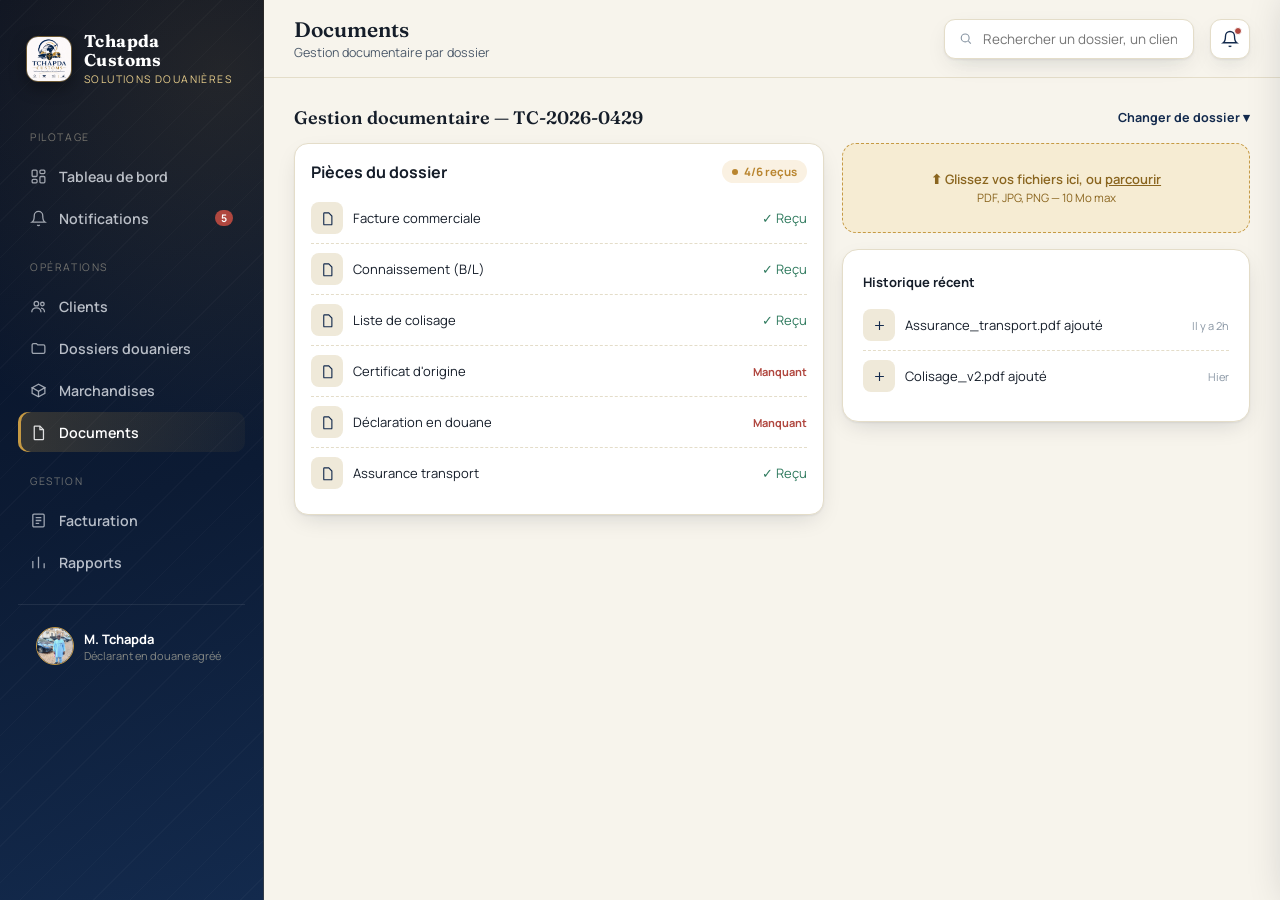
<file: documents.html>
<!DOCTYPE html>
<html lang="fr">
<head>
<meta charset="UTF-8">
<meta name="viewport" content="width=device-width, initial-scale=1.0">
<title>Documents — Tchapda Customs</title>
<link rel="preconnect" href="https://fonts.googleapis.com">
<link href="https://fonts.googleapis.com/css2?family=Fraunces:opsz,wght@9..144,400;9..144,500;9..144,600;9..144,700;9..144,800&family=Manrope:wght@400;500;600;700;800&family=JetBrains+Mono:wght@400;500;600&display=swap" rel="stylesheet">
<link rel="stylesheet" href="styles.css">
</head>
<body data-page="documents">

<div class="app">
  <aside class="sidebar" id="sidebar">
    <div class="brand">
      <img src="logo.jpeg" alt="Tchapda Customs">
      <div class="brand-text">
        <div class="name">Tchapda Customs</div>
        <div class="tag">Solutions douanières</div>
      </div>
    </div>

    <div class="navlabel">Pilotage</div>
    <div class="nav">
      <a href="dashboard.html" data-view="dashboard">
        <svg viewBox="0 0 24 24" fill="none" stroke="currentColor" stroke-width="1.8"><rect x="3" y="3" width="7" height="9" rx="1.5"/><rect x="14" y="3" width="7" height="5" rx="1.5"/><rect x="14" y="12" width="7" height="9" rx="1.5"/><rect x="3" y="16" width="7" height="5" rx="1.5"/></svg>
        Tableau de bord
      </a>
      <a href="notifications.html" data-view="notifications">
        <svg viewBox="0 0 24 24" fill="none" stroke="currentColor" stroke-width="1.8"><path d="M18 8a6 6 0 10-12 0c0 7-3 9-3 9h18s-3-2-3-9"/><path d="M13.7 21a2 2 0 01-3.4 0"/></svg>
        Notifications <span class="badge">5</span>
      </a>
    </div>

    <div class="navlabel">Opérations</div>
    <div class="nav">
      <a href="clients.html" data-view="clients">
        <svg viewBox="0 0 24 24" fill="none" stroke="currentColor" stroke-width="1.8"><circle cx="9" cy="8" r="3.2"/><path d="M2.5 20c0-3.6 2.9-6 6.5-6s6.5 2.4 6.5 6"/><circle cx="17.5" cy="8.5" r="2.5"/><path d="M15.5 14.2c2.9.4 5 2.5 5 5.8"/></svg>
        Clients
      </a>
      <a href="dossiers.html" data-view="dossiers">
        <svg viewBox="0 0 24 24" fill="none" stroke="currentColor" stroke-width="1.8"><path d="M3 7a2 2 0 012-2h4l2 2h8a2 2 0 012 2v8a2 2 0 01-2 2H5a2 2 0 01-2-2V7z"/></svg>
        Dossiers douaniers
      </a>
      <a href="marchandises.html" data-view="marchandises">
        <svg viewBox="0 0 24 24" fill="none" stroke="currentColor" stroke-width="1.8"><path d="M21 8l-9-5-9 5 9 5 9-5z"/><path d="M3 8v8l9 5 9-5V8"/><path d="M12 13v8"/></svg>
        Marchandises
      </a>
      <a href="documents.html" data-view="documents">
        <svg viewBox="0 0 24 24" fill="none" stroke="currentColor" stroke-width="1.8"><path d="M7 3h7l5 5v13a1 1 0 01-1 1H7a1 1 0 01-1-1V4a1 1 0 011-1z"/><path d="M14 3v5h5"/></svg>
        Documents
      </a>
    </div>

    <div class="navlabel">Gestion</div>
    <div class="nav">
      <a href="facturation.html" data-view="facturation">
        <svg viewBox="0 0 24 24" fill="none" stroke="currentColor" stroke-width="1.8"><rect x="4" y="3" width="16" height="18" rx="1.5"/><path d="M8 8h8M8 12h8M8 16h5"/></svg>
        Facturation
      </a>
      <a href="rapports.html" data-view="rapports">
        <svg viewBox="0 0 24 24" fill="none" stroke="currentColor" stroke-width="1.8"><path d="M4 20V10M12 20V4M20 20v-7"/></svg>
        Rapports
      </a>
    </div>

    <div class="sidebar-foot">
      <div class="prof">
        <img src="profile.jpeg" alt="Déclarant">
        <div class="who">
          <div class="n">M. Tchapda</div>
          <div class="r">Déclarant en douane agréé</div>
        </div>
      </div>
    </div>
  </aside>

  <div class="main">
    <div class="topbar">
      <button class="icon-btn menu-btn" onclick="toggleSidebar()">
        <svg viewBox="0 0 24 24" fill="none" stroke="currentColor" stroke-width="2"><path d="M4 6h16M4 12h16M4 18h16"/></svg>
      </button>
      <div>
        <h1>Documents</h1>
        <div class="sub">Gestion documentaire par dossier</div>
      </div>
      <div class="search-box">
        <svg viewBox="0 0 24 24" width="15" height="15" fill="none" stroke="#8895a3" stroke-width="2"><circle cx="11" cy="11" r="7"/><path d="M21 21l-4.3-4.3"/></svg>
        <input placeholder="Rechercher un dossier, un client...">
      </div>
      <button class="icon-btn" onclick="toggleNotif(true)">
        <svg viewBox="0 0 24 24" fill="none" stroke="currentColor" stroke-width="1.8"><path d="M18 8a6 6 0 10-12 0c0 7-3 9-3 9h18s-3-2-3-9"/><path d="M13.7 21a2 2 0 01-3.4 0"/></svg>
        <span class="dot"></span>
      </button>
    </div>

<div class="view" id="view-documents">
      <div class="section-title" style="margin-top:0;"><h3>Gestion documentaire — TC-2026-0429</h3><span class="link">Changer de dossier ▾</span></div>
      <div class="grid grid-2">
        <div class="doc-card">
          <div class="row"><strong>Pièces du dossier</strong><span class="pill dot attente">4/6 reçus</span></div>
          <div class="doc-item"><div class="fi"><svg viewBox="0 0 24 24" fill="none" stroke="currentColor" stroke-width="1.8"><path d="M7 3h7l5 5v13a1 1 0 01-1 1H7a1 1 0 01-1-1V4a1 1 0 011-1z"/></svg></div>Facture commerciale<span class="ok">✓ Reçu</span></div>
          <div class="doc-item"><div class="fi"><svg viewBox="0 0 24 24" fill="none" stroke="currentColor" stroke-width="1.8"><path d="M7 3h7l5 5v13a1 1 0 01-1 1H7a1 1 0 01-1-1V4a1 1 0 011-1z"/></svg></div>Connaissement (B/L)<span class="ok">✓ Reçu</span></div>
          <div class="doc-item"><div class="fi"><svg viewBox="0 0 24 24" fill="none" stroke="currentColor" stroke-width="1.8"><path d="M7 3h7l5 5v13a1 1 0 01-1 1H7a1 1 0 01-1-1V4a1 1 0 011-1z"/></svg></div>Liste de colisage<span class="ok">✓ Reçu</span></div>
          <div class="doc-item"><div class="fi"><svg viewBox="0 0 24 24" fill="none" stroke="currentColor" stroke-width="1.8"><path d="M7 3h7l5 5v13a1 1 0 01-1 1H7a1 1 0 01-1-1V4a1 1 0 011-1z"/></svg></div>Certificat d'origine<span class="missing">Manquant</span></div>
          <div class="doc-item"><div class="fi"><svg viewBox="0 0 24 24" fill="none" stroke="currentColor" stroke-width="1.8"><path d="M7 3h7l5 5v13a1 1 0 01-1 1H7a1 1 0 01-1-1V4a1 1 0 011-1z"/></svg></div>Déclaration en douane<span class="missing">Manquant</span></div>
          <div class="doc-item"><div class="fi"><svg viewBox="0 0 24 24" fill="none" stroke="currentColor" stroke-width="1.8"><path d="M7 3h7l5 5v13a1 1 0 01-1 1H7a1 1 0 01-1-1V4a1 1 0 011-1z"/></svg></div>Assurance transport<span class="ok">✓ Reçu</span></div>
        </div>
        <div>
          <div class="dropzone">⬆ Glissez vos fichiers ici, ou <u>parcourir</u><br><span style="font-weight:400;font-size:11.5px;">PDF, JPG, PNG — 10 Mo max</span></div>
          <div class="card" style="margin-top:16px;">
            <strong style="font-size:13px;">Historique récent</strong>
            <div class="doc-item" style="margin-top:8px;"><div class="fi"><svg viewBox="0 0 24 24" fill="none" stroke="currentColor" stroke-width="1.8"><path d="M12 5v14M5 12h14"/></svg></div>Assurance_transport.pdf ajouté<span class="ntime" style="margin-left:auto;color:var(--ink-400);font-size:11px;">Il y a 2h</span></div>
            <div class="doc-item"><div class="fi"><svg viewBox="0 0 24 24" fill="none" stroke="currentColor" stroke-width="1.8"><path d="M12 5v14M5 12h14"/></svg></div>Colisage_v2.pdf ajouté<span style="margin-left:auto;color:var(--ink-400);font-size:11px;">Hier</span></div>
          </div>
        </div>
      </div>
    </div>

  </div>
</div>

<div class="scrim" id="scrim" onclick="toggleNotif(false)"></div>
<div class="notif-panel" id="notifPanel">
  <div class="nh"><strong>Notifications</strong><button class="icon-btn" style="width:32px;height:32px;" onclick="toggleNotif(false)">✕</button></div>
  <div class="nlist">
    <div class="nitem"><div class="ni" style="background:#f7e9e7;"><svg width="15" height="15" viewBox="0 0 24 24" fill="none" stroke="#b0473f" stroke-width="2"><path d="M12 9v4M12 17h.01"/></svg></div><div><div class="nt">Document manquant</div><div class="nd">Certificat d'origine — TC-2026-0429</div><div class="ntime">Il y a 1h</div></div></div>
    <div class="nitem"><div class="ni" style="background:#faf1e2;"><svg width="15" height="15" viewBox="0 0 24 24" fill="none" stroke="#b9852f" stroke-width="2"><circle cx="12" cy="12" r="9"/></svg></div><div><div class="nt">Échéance importante</div><div class="nd">TC-2026-0402 due demain</div><div class="ntime">Il y a 3h</div></div></div>
    <div class="nitem"><div class="ni" style="background:#f7e9e7;"><svg width="15" height="15" viewBox="0 0 24 24" fill="none" stroke="#b0473f" stroke-width="2"><rect x="3" y="6" width="18" height="13" rx="2"/></svg></div><div><div class="nt">Paiement en retard</div><div class="nd">FA-1040 — Cimenterie du Basin</div><div class="ntime">Hier</div></div></div>
    <div class="nitem"><div class="ni" style="background:#e6f2ec;"><svg width="15" height="15" viewBox="0 0 24 24" fill="none" stroke="#2f7a5e" stroke-width="2"><path d="M3 8l9 6 9-6"/></svg></div><div><div class="nt">Marchandise arrivée</div><div class="nd">Port de Douala — TC-2026-0429</div><div class="ntime">Hier</div></div></div>
    <div class="nitem"><div class="ni" style="background:#e8f0fb;"><svg width="15" height="15" viewBox="0 0 24 24" fill="none" stroke="#2b5ea8" stroke-width="2"><path d="M20 6L9 17l-5-5"/></svg></div><div><div class="nt">Dossier dédouané</div><div class="nd">TC-2026-0430</div><div class="ntime">Il y a 2 jours</div></div></div>
  </div>
</div>

<!-- modal: nouveau dossier -->
<div class="modal-scrim" id="modal-dossier">
  <div class="modal">
    <h3>Nouveau dossier douanier</h3>
    <div class="sub">Créez un dossier pour un client existant</div>
    <div class="field"><label>Client</label><select><option>SARL Nkoulou Import</option><option>Établissements Gountsa</option><option>Cimenterie du Basin</option></select></div>
    <div class="field-row">
      <div class="field"><label>Type</label><select><option>Import</option><option>Export</option></select></div>
      <div class="field"><label>Moyen de transport</label><select><option>Bateau</option><option>Avion</option><option>Camion</option></select></div>
    </div>
    <div class="field-row">
      <div class="field"><label>Pays d'origine</label><input placeholder="Ex: Chine"></div>
      <div class="field"><label>Pays de destination</label><input placeholder="Ex: Cameroun"></div>
    </div>
    <div class="field"><label>Date d'arrivée prévue</label><input type="date"></div>
    <div class="modal-actions">
      <button class="btn btn-ghost" style="color:var(--ink-900);background:var(--cream-100);" onclick="closeModal('modal-dossier')">Annuler</button>
      <button class="btn btn-gold" onclick="closeModal('modal-dossier')">Créer le dossier</button>
    </div>
  </div>
</div>

<!-- modal: nouveau client -->
<div class="modal-scrim" id="modal-client">
  <div class="modal">
    <h3>Nouveau client</h3>
    <div class="sub">Enregistrez une entreprise cliente</div>
    <div class="field"><label>Nom de l'entreprise</label><input placeholder="Ex: SARL Nkoulou Import"></div>
    <div class="field-row">
      <div class="field"><label>Téléphone</label><input placeholder="+237 6 xx xx xx xx"></div>
      <div class="field"><label>Ville</label><input placeholder="Douala"></div>
    </div>
    <div class="field"><label>Email</label><input placeholder="contact@entreprise.com"></div>
    <div class="modal-actions">
      <button class="btn btn-ghost" style="color:var(--ink-900);background:var(--cream-100);" onclick="closeModal('modal-client')">Annuler</button>
      <button class="btn btn-gold" onclick="closeModal('modal-client')">Enregistrer</button>
    </div>
  </div>
</div>

<script src="app.js"></script>
</body>
</html>
</file>
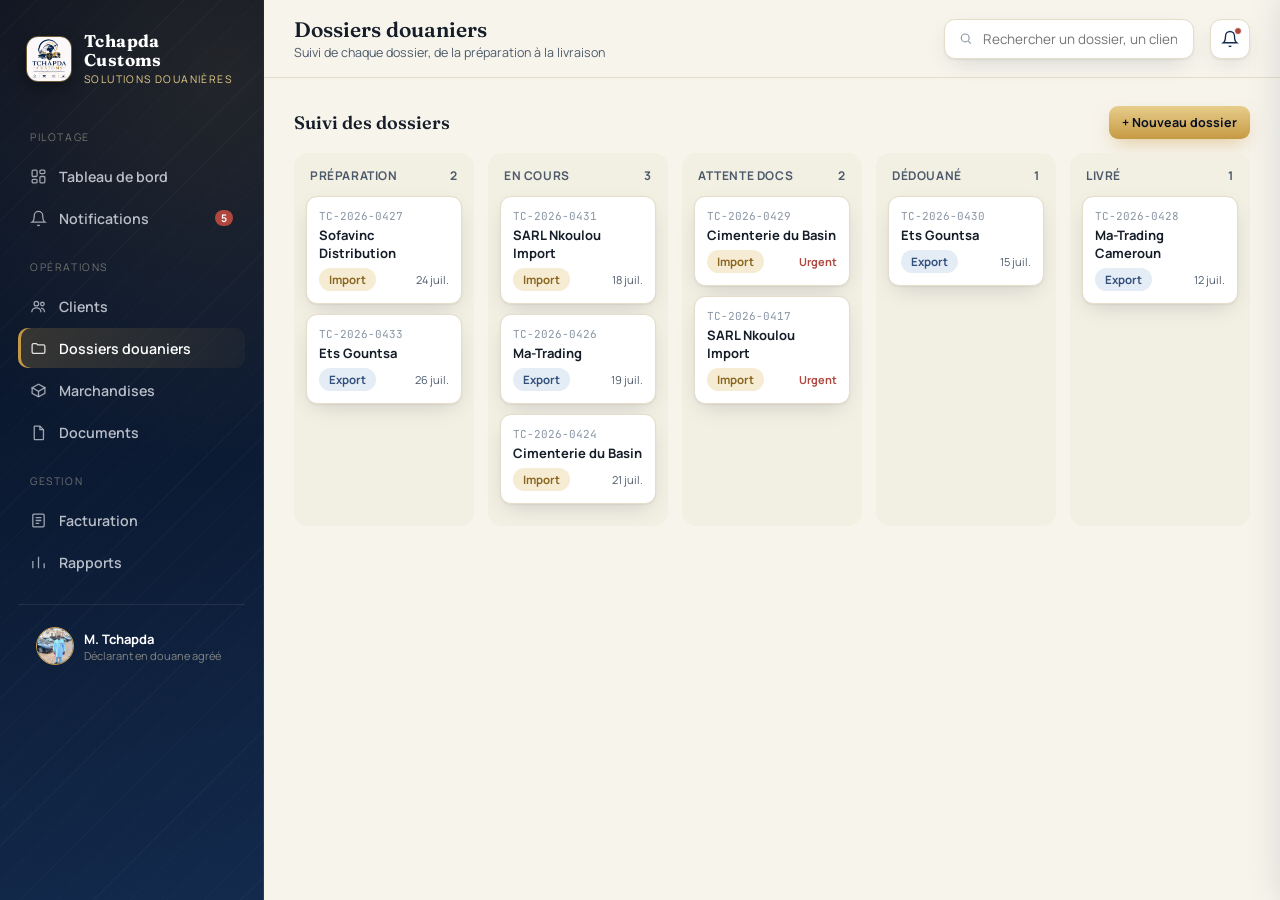
<file: dossiers.html>
<!DOCTYPE html>
<html lang="fr">
<head>
<meta charset="UTF-8">
<meta name="viewport" content="width=device-width, initial-scale=1.0">
<title>Dossiers douaniers — Tchapda Customs</title>
<link rel="preconnect" href="https://fonts.googleapis.com">
<link href="https://fonts.googleapis.com/css2?family=Fraunces:opsz,wght@9..144,400;9..144,500;9..144,600;9..144,700;9..144,800&family=Manrope:wght@400;500;600;700;800&family=JetBrains+Mono:wght@400;500;600&display=swap" rel="stylesheet">
<link rel="stylesheet" href="styles.css">
</head>
<body data-page="dossiers">

<div class="app">
  <aside class="sidebar" id="sidebar">
    <div class="brand">
      <img src="logo.jpeg" alt="Tchapda Customs">
      <div class="brand-text">
        <div class="name">Tchapda Customs</div>
        <div class="tag">Solutions douanières</div>
      </div>
    </div>

    <div class="navlabel">Pilotage</div>
    <div class="nav">
      <a href="dashboard.html" data-view="dashboard">
        <svg viewBox="0 0 24 24" fill="none" stroke="currentColor" stroke-width="1.8"><rect x="3" y="3" width="7" height="9" rx="1.5"/><rect x="14" y="3" width="7" height="5" rx="1.5"/><rect x="14" y="12" width="7" height="9" rx="1.5"/><rect x="3" y="16" width="7" height="5" rx="1.5"/></svg>
        Tableau de bord
      </a>
      <a href="notifications.html" data-view="notifications">
        <svg viewBox="0 0 24 24" fill="none" stroke="currentColor" stroke-width="1.8"><path d="M18 8a6 6 0 10-12 0c0 7-3 9-3 9h18s-3-2-3-9"/><path d="M13.7 21a2 2 0 01-3.4 0"/></svg>
        Notifications <span class="badge">5</span>
      </a>
    </div>

    <div class="navlabel">Opérations</div>
    <div class="nav">
      <a href="clients.html" data-view="clients">
        <svg viewBox="0 0 24 24" fill="none" stroke="currentColor" stroke-width="1.8"><circle cx="9" cy="8" r="3.2"/><path d="M2.5 20c0-3.6 2.9-6 6.5-6s6.5 2.4 6.5 6"/><circle cx="17.5" cy="8.5" r="2.5"/><path d="M15.5 14.2c2.9.4 5 2.5 5 5.8"/></svg>
        Clients
      </a>
      <a href="dossiers.html" data-view="dossiers">
        <svg viewBox="0 0 24 24" fill="none" stroke="currentColor" stroke-width="1.8"><path d="M3 7a2 2 0 012-2h4l2 2h8a2 2 0 012 2v8a2 2 0 01-2 2H5a2 2 0 01-2-2V7z"/></svg>
        Dossiers douaniers
      </a>
      <a href="marchandises.html" data-view="marchandises">
        <svg viewBox="0 0 24 24" fill="none" stroke="currentColor" stroke-width="1.8"><path d="M21 8l-9-5-9 5 9 5 9-5z"/><path d="M3 8v8l9 5 9-5V8"/><path d="M12 13v8"/></svg>
        Marchandises
      </a>
      <a href="documents.html" data-view="documents">
        <svg viewBox="0 0 24 24" fill="none" stroke="currentColor" stroke-width="1.8"><path d="M7 3h7l5 5v13a1 1 0 01-1 1H7a1 1 0 01-1-1V4a1 1 0 011-1z"/><path d="M14 3v5h5"/></svg>
        Documents
      </a>
    </div>

    <div class="navlabel">Gestion</div>
    <div class="nav">
      <a href="facturation.html" data-view="facturation">
        <svg viewBox="0 0 24 24" fill="none" stroke="currentColor" stroke-width="1.8"><rect x="4" y="3" width="16" height="18" rx="1.5"/><path d="M8 8h8M8 12h8M8 16h5"/></svg>
        Facturation
      </a>
      <a href="rapports.html" data-view="rapports">
        <svg viewBox="0 0 24 24" fill="none" stroke="currentColor" stroke-width="1.8"><path d="M4 20V10M12 20V4M20 20v-7"/></svg>
        Rapports
      </a>
    </div>

    <div class="sidebar-foot">
      <div class="prof">
        <img src="profile.jpeg" alt="Déclarant">
        <div class="who">
          <div class="n">M. Tchapda</div>
          <div class="r">Déclarant en douane agréé</div>
        </div>
      </div>
    </div>
  </aside>

  <div class="main">
    <div class="topbar">
      <button class="icon-btn menu-btn" onclick="toggleSidebar()">
        <svg viewBox="0 0 24 24" fill="none" stroke="currentColor" stroke-width="2"><path d="M4 6h16M4 12h16M4 18h16"/></svg>
      </button>
      <div>
        <h1>Dossiers douaniers</h1>
        <div class="sub">Suivi de chaque dossier, de la préparation à la livraison</div>
      </div>
      <div class="search-box">
        <svg viewBox="0 0 24 24" width="15" height="15" fill="none" stroke="#8895a3" stroke-width="2"><circle cx="11" cy="11" r="7"/><path d="M21 21l-4.3-4.3"/></svg>
        <input placeholder="Rechercher un dossier, un client...">
      </div>
      <button class="icon-btn" onclick="toggleNotif(true)">
        <svg viewBox="0 0 24 24" fill="none" stroke="currentColor" stroke-width="1.8"><path d="M18 8a6 6 0 10-12 0c0 7-3 9-3 9h18s-3-2-3-9"/><path d="M13.7 21a2 2 0 01-3.4 0"/></svg>
        <span class="dot"></span>
      </button>
    </div>

<div class="view" id="view-dossiers">
      <div class="section-title" style="margin-top:0;">
        <h3>Suivi des dossiers</h3>
        <button class="btn btn-gold btn-sm" onclick="openModal('modal-dossier')">+ Nouveau dossier</button>
      </div>
      <div class="kanban">
        <div class="kcol"><h4>Préparation <span>2</span></h4>
          <div class="kcard"><div class="id mono">TC-2026-0427</div><div class="cl">Sofavinc Distribution</div><div class="meta"><span class="pill import">Import</span><span>24 juil.</span></div></div>
          <div class="kcard"><div class="id mono">TC-2026-0433</div><div class="cl">Ets Gountsa</div><div class="meta"><span class="pill export">Export</span><span>26 juil.</span></div></div>
        </div>
        <div class="kcol"><h4>En cours <span>3</span></h4>
          <div class="kcard"><div class="id mono">TC-2026-0431</div><div class="cl">SARL Nkoulou Import</div><div class="meta"><span class="pill import">Import</span><span>18 juil.</span></div></div>
          <div class="kcard"><div class="id mono">TC-2026-0426</div><div class="cl">Ma-Trading</div><div class="meta"><span class="pill export">Export</span><span>19 juil.</span></div></div>
          <div class="kcard"><div class="id mono">TC-2026-0424</div><div class="cl">Cimenterie du Basin</div><div class="meta"><span class="pill import">Import</span><span>21 juil.</span></div></div>
        </div>
        <div class="kcol"><h4>Attente docs <span>2</span></h4>
          <div class="kcard"><div class="id mono">TC-2026-0429</div><div class="cl">Cimenterie du Basin</div><div class="meta"><span class="pill import">Import</span><span style="color:var(--danger);font-weight:700;">Urgent</span></div></div>
          <div class="kcard"><div class="id mono">TC-2026-0417</div><div class="cl">SARL Nkoulou Import</div><div class="meta"><span class="pill import">Import</span><span style="color:var(--danger);font-weight:700;">Urgent</span></div></div>
        </div>
        <div class="kcol"><h4>Dédouané <span>1</span></h4>
          <div class="kcard"><div class="id mono">TC-2026-0430</div><div class="cl">Ets Gountsa</div><div class="meta"><span class="pill export">Export</span><span>15 juil.</span></div></div>
        </div>
        <div class="kcol"><h4>Livré <span>1</span></h4>
          <div class="kcard"><div class="id mono">TC-2026-0428</div><div class="cl">Ma-Trading Cameroun</div><div class="meta"><span class="pill export">Export</span><span>12 juil.</span></div></div>
        </div>
      </div>
    </div>

  </div>
</div>

<div class="scrim" id="scrim" onclick="toggleNotif(false)"></div>
<div class="notif-panel" id="notifPanel">
  <div class="nh"><strong>Notifications</strong><button class="icon-btn" style="width:32px;height:32px;" onclick="toggleNotif(false)">✕</button></div>
  <div class="nlist">
    <div class="nitem"><div class="ni" style="background:#f7e9e7;"><svg width="15" height="15" viewBox="0 0 24 24" fill="none" stroke="#b0473f" stroke-width="2"><path d="M12 9v4M12 17h.01"/></svg></div><div><div class="nt">Document manquant</div><div class="nd">Certificat d'origine — TC-2026-0429</div><div class="ntime">Il y a 1h</div></div></div>
    <div class="nitem"><div class="ni" style="background:#faf1e2;"><svg width="15" height="15" viewBox="0 0 24 24" fill="none" stroke="#b9852f" stroke-width="2"><circle cx="12" cy="12" r="9"/></svg></div><div><div class="nt">Échéance importante</div><div class="nd">TC-2026-0402 due demain</div><div class="ntime">Il y a 3h</div></div></div>
    <div class="nitem"><div class="ni" style="background:#f7e9e7;"><svg width="15" height="15" viewBox="0 0 24 24" fill="none" stroke="#b0473f" stroke-width="2"><rect x="3" y="6" width="18" height="13" rx="2"/></svg></div><div><div class="nt">Paiement en retard</div><div class="nd">FA-1040 — Cimenterie du Basin</div><div class="ntime">Hier</div></div></div>
    <div class="nitem"><div class="ni" style="background:#e6f2ec;"><svg width="15" height="15" viewBox="0 0 24 24" fill="none" stroke="#2f7a5e" stroke-width="2"><path d="M3 8l9 6 9-6"/></svg></div><div><div class="nt">Marchandise arrivée</div><div class="nd">Port de Douala — TC-2026-0429</div><div class="ntime">Hier</div></div></div>
    <div class="nitem"><div class="ni" style="background:#e8f0fb;"><svg width="15" height="15" viewBox="0 0 24 24" fill="none" stroke="#2b5ea8" stroke-width="2"><path d="M20 6L9 17l-5-5"/></svg></div><div><div class="nt">Dossier dédouané</div><div class="nd">TC-2026-0430</div><div class="ntime">Il y a 2 jours</div></div></div>
  </div>
</div>

<!-- modal: nouveau dossier -->
<div class="modal-scrim" id="modal-dossier">
  <div class="modal">
    <h3>Nouveau dossier douanier</h3>
    <div class="sub">Créez un dossier pour un client existant</div>
    <div class="field"><label>Client</label><select><option>SARL Nkoulou Import</option><option>Établissements Gountsa</option><option>Cimenterie du Basin</option></select></div>
    <div class="field-row">
      <div class="field"><label>Type</label><select><option>Import</option><option>Export</option></select></div>
      <div class="field"><label>Moyen de transport</label><select><option>Bateau</option><option>Avion</option><option>Camion</option></select></div>
    </div>
    <div class="field-row">
      <div class="field"><label>Pays d'origine</label><input data-country="origin" placeholder="Ex: Chine"></div>
      <div class="field"><label>Pays de destination</label><input data-country="destination" placeholder="Ex: Cameroun"></div>
    </div>

    <div class="field"><label>Date d'arrivée prévue</label><input type="date"></div>
    <div class="modal-actions">
      <button class="btn btn-ghost" style="color:var(--ink-900);background:var(--cream-100);" onclick="closeModal('modal-dossier')">Annuler</button>
      <button class="btn btn-gold" onclick="closeModal('modal-dossier')">Créer le dossier</button>
    </div>
  </div>
</div>

<!-- modal: nouveau client -->
<div class="modal-scrim" id="modal-client">
  <div class="modal">
    <h3>Nouveau client</h3>
    <div class="sub">Enregistrez une entreprise cliente</div>
    <div class="field"><label>Nom de l'entreprise</label><input placeholder="Ex: SARL Nkoulou Import"></div>
    <div class="field-row">
      <div class="field"><label>Téléphone</label><input placeholder="+237 6 xx xx xx xx"></div>
      <div class="field"><label>Ville</label><input placeholder="Douala"></div>
    </div>
    <div class="field"><label>Email</label><input placeholder="contact@entreprise.com"></div>
    <div class="modal-actions">
      <button class="btn btn-ghost" style="color:var(--ink-900);background:var(--cream-100);" onclick="closeModal('modal-client')">Annuler</button>
      <button class="btn btn-gold" onclick="closeModal('modal-client')">Enregistrer</button>
    </div>
  </div>
</div>

<script src="store.js"></script>
<script src="app.js"></script>
<script>
  (function(){
    const modal = document.getElementById('modal-dossier');
    if(!modal) return;
    const btn = modal.querySelector('.btn.btn-gold');
    if(!btn) return;
    btn.removeAttribute('onclick');
    btn.addEventListener('click', function(e){
      e.preventDefault();
      if(typeof handleCreateDossierFromModal === 'function') handleCreateDossierFromModal();
    });
  })();
</script>
<script src="countries.js"></script>
<script src="country-origin-destination.js"></script>
</body>
</html>
</file>
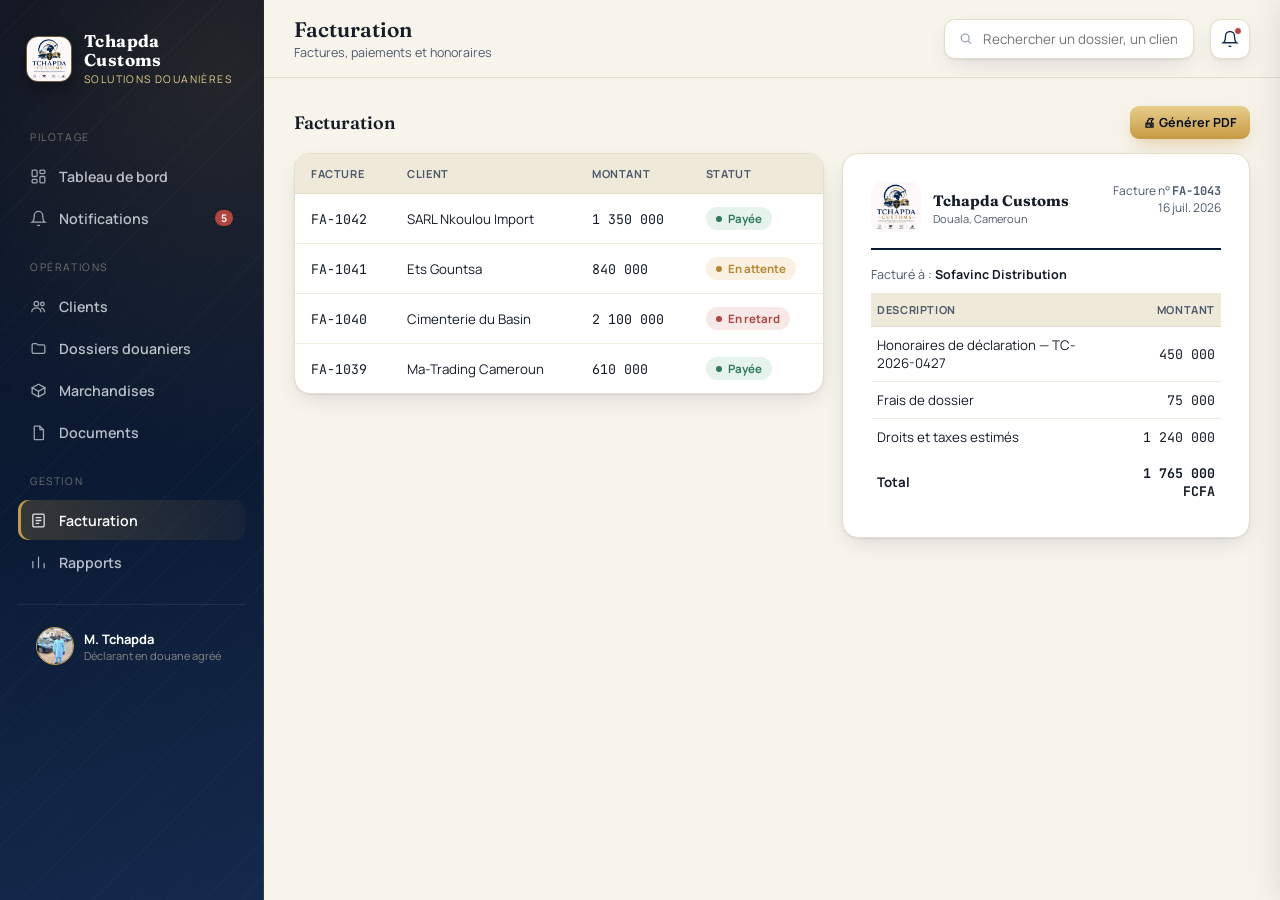
<file: facturation.html>
<!DOCTYPE html>
<html lang="fr">
<head>
<meta charset="UTF-8">
<meta name="viewport" content="width=device-width, initial-scale=1.0">
<title>Facturation — Tchapda Customs</title>
<link rel="preconnect" href="https://fonts.googleapis.com">
<link href="https://fonts.googleapis.com/css2?family=Fraunces:opsz,wght@9..144,400;9..144,500;9..144,600;9..144,700;9..144,800&family=Manrope:wght@400;500;600;700;800&family=JetBrains+Mono:wght@400;500;600&display=swap" rel="stylesheet">
<link rel="stylesheet" href="styles.css">
</head>
<body data-page="facturation">

<div class="app">
  <aside class="sidebar" id="sidebar">
    <div class="brand">
      <img src="logo.jpeg" alt="Tchapda Customs">
      <div class="brand-text">
        <div class="name">Tchapda Customs</div>
        <div class="tag">Solutions douanières</div>
      </div>
    </div>

    <div class="navlabel">Pilotage</div>
    <div class="nav">
      <a href="dashboard.html" data-view="dashboard">
        <svg viewBox="0 0 24 24" fill="none" stroke="currentColor" stroke-width="1.8"><rect x="3" y="3" width="7" height="9" rx="1.5"/><rect x="14" y="3" width="7" height="5" rx="1.5"/><rect x="14" y="12" width="7" height="9" rx="1.5"/><rect x="3" y="16" width="7" height="5" rx="1.5"/></svg>
        Tableau de bord
      </a>
      <a href="notifications.html" data-view="notifications">
        <svg viewBox="0 0 24 24" fill="none" stroke="currentColor" stroke-width="1.8"><path d="M18 8a6 6 0 10-12 0c0 7-3 9-3 9h18s-3-2-3-9"/><path d="M13.7 21a2 2 0 01-3.4 0"/></svg>
        Notifications <span class="badge">5</span>
      </a>
    </div>

    <div class="navlabel">Opérations</div>
    <div class="nav">
      <a href="clients.html" data-view="clients">
        <svg viewBox="0 0 24 24" fill="none" stroke="currentColor" stroke-width="1.8"><circle cx="9" cy="8" r="3.2"/><path d="M2.5 20c0-3.6 2.9-6 6.5-6s6.5 2.4 6.5 6"/><circle cx="17.5" cy="8.5" r="2.5"/><path d="M15.5 14.2c2.9.4 5 2.5 5 5.8"/></svg>
        Clients
      </a>
      <a href="dossiers.html" data-view="dossiers">
        <svg viewBox="0 0 24 24" fill="none" stroke="currentColor" stroke-width="1.8"><path d="M3 7a2 2 0 012-2h4l2 2h8a2 2 0 012 2v8a2 2 0 01-2 2H5a2 2 0 01-2-2V7z"/></svg>
        Dossiers douaniers
      </a>
      <a href="marchandises.html" data-view="marchandises">
        <svg viewBox="0 0 24 24" fill="none" stroke="currentColor" stroke-width="1.8"><path d="M21 8l-9-5-9 5 9 5 9-5z"/><path d="M3 8v8l9 5 9-5V8"/><path d="M12 13v8"/></svg>
        Marchandises
      </a>
      <a href="documents.html" data-view="documents">
        <svg viewBox="0 0 24 24" fill="none" stroke="currentColor" stroke-width="1.8"><path d="M7 3h7l5 5v13a1 1 0 01-1 1H7a1 1 0 01-1-1V4a1 1 0 011-1z"/><path d="M14 3v5h5"/></svg>
        Documents
      </a>
    </div>

    <div class="navlabel">Gestion</div>
    <div class="nav">
      <a href="facturation.html" data-view="facturation">
        <svg viewBox="0 0 24 24" fill="none" stroke="currentColor" stroke-width="1.8"><rect x="4" y="3" width="16" height="18" rx="1.5"/><path d="M8 8h8M8 12h8M8 16h5"/></svg>
        Facturation
      </a>
      <a href="rapports.html" data-view="rapports">
        <svg viewBox="0 0 24 24" fill="none" stroke="currentColor" stroke-width="1.8"><path d="M4 20V10M12 20V4M20 20v-7"/></svg>
        Rapports
      </a>
    </div>

    <div class="sidebar-foot">
      <div class="prof">
        <img src="profile.jpeg" alt="Déclarant">
        <div class="who">
          <div class="n">M. Tchapda</div>
          <div class="r">Déclarant en douane agréé</div>
        </div>
      </div>
    </div>
  </aside>

  <div class="main">
    <div class="topbar">
      <button class="icon-btn menu-btn" onclick="toggleSidebar()">
        <svg viewBox="0 0 24 24" fill="none" stroke="currentColor" stroke-width="2"><path d="M4 6h16M4 12h16M4 18h16"/></svg>
      </button>
      <div>
        <h1>Facturation</h1>
        <div class="sub">Factures, paiements et honoraires</div>
      </div>
      <div class="search-box">
        <svg viewBox="0 0 24 24" width="15" height="15" fill="none" stroke="#8895a3" stroke-width="2"><circle cx="11" cy="11" r="7"/><path d="M21 21l-4.3-4.3"/></svg>
        <input placeholder="Rechercher un dossier, un client...">
      </div>
      <button class="icon-btn" onclick="toggleNotif(true)">
        <svg viewBox="0 0 24 24" fill="none" stroke="currentColor" stroke-width="1.8"><path d="M18 8a6 6 0 10-12 0c0 7-3 9-3 9h18s-3-2-3-9"/><path d="M13.7 21a2 2 0 01-3.4 0"/></svg>
        <span class="dot"></span>
      </button>
    </div>

<div class="view" id="view-facturation">
      <div class="section-title" style="margin-top:0;">
        <h3>Facturation</h3>
        <button class="btn btn-gold btn-sm">🖨 Générer PDF</button>
      </div>
      <div class="grid grid-2">
        <div class="table-wrap" style="align-self:start;">
          <table>
            <thead><tr><th>Facture</th><th>Client</th><th>Montant</th><th>Statut</th></tr></thead>
            <tbody>
              <tr><td class="mono">FA-1042</td><td>SARL Nkoulou Import</td><td class="mono">1 350 000</td><td><span class="pill dot dedouane">Payée</span></td></tr>
              <tr><td class="mono">FA-1041</td><td>Ets Gountsa</td><td class="mono">840 000</td><td><span class="pill dot attente">En attente</span></td></tr>
              <tr><td class="mono">FA-1040</td><td>Cimenterie du Basin</td><td class="mono">2 100 000</td><td><span class="pill dot livre" style="background:#f7e9e7;color:var(--danger);">En retard</span></td></tr>
              <tr><td class="mono">FA-1039</td><td>Ma-Trading Cameroun</td><td class="mono">610 000</td><td><span class="pill dot dedouane">Payée</span></td></tr>
            </tbody>
          </table>
        </div>
        <div class="invoice-preview">
          <div class="head">
            <div style="display:flex;gap:12px;align-items:center;"><img src="logo.jpeg"><div><strong style="font-family:'Fraunces',serif;font-size:15px;">Tchapda Customs</strong><div style="font-size:11px;color:var(--ink-600);">Douala, Cameroun</div></div></div>
            <div style="text-align:right;font-size:12px;color:var(--ink-600);">Facture n° <b class="mono">FA-1043</b><br>16 juil. 2026</div>
          </div>
          <div style="font-size:12.5px;color:var(--ink-600);margin-bottom:10px;">Facturé à : <b style="color:var(--ink-900);">Sofavinc Distribution</b></div>
          <table style="width:100%;">
            <thead><tr style="border-bottom:1px solid var(--line);"><th style="text-align:left;">Description</th><th style="text-align:right;">Montant</th></tr></thead>
            <tbody>
              <tr><td>Honoraires de déclaration — TC-2026-0427</td><td class="mono" style="text-align:right;">450 000</td></tr>
              <tr><td>Frais de dossier</td><td class="mono" style="text-align:right;">75 000</td></tr>
              <tr><td>Droits et taxes estimés</td><td class="mono" style="text-align:right;">1 240 000</td></tr>
            </tbody>
            <tfoot><tr><td>Total</td><td class="mono" style="text-align:right;">1 765 000 FCFA</td></tr></tfoot>
          </table>
        </div>
      </div>
    </div>

  </div>
</div>

<div class="scrim" id="scrim" onclick="toggleNotif(false)"></div>
<div class="notif-panel" id="notifPanel">
  <div class="nh"><strong>Notifications</strong><button class="icon-btn" style="width:32px;height:32px;" onclick="toggleNotif(false)">✕</button></div>
  <div class="nlist">
    <div class="nitem"><div class="ni" style="background:#f7e9e7;"><svg width="15" height="15" viewBox="0 0 24 24" fill="none" stroke="#b0473f" stroke-width="2"><path d="M12 9v4M12 17h.01"/></svg></div><div><div class="nt">Document manquant</div><div class="nd">Certificat d'origine — TC-2026-0429</div><div class="ntime">Il y a 1h</div></div></div>
    <div class="nitem"><div class="ni" style="background:#faf1e2;"><svg width="15" height="15" viewBox="0 0 24 24" fill="none" stroke="#b9852f" stroke-width="2"><circle cx="12" cy="12" r="9"/></svg></div><div><div class="nt">Échéance importante</div><div class="nd">TC-2026-0402 due demain</div><div class="ntime">Il y a 3h</div></div></div>
    <div class="nitem"><div class="ni" style="background:#f7e9e7;"><svg width="15" height="15" viewBox="0 0 24 24" fill="none" stroke="#b0473f" stroke-width="2"><rect x="3" y="6" width="18" height="13" rx="2"/></svg></div><div><div class="nt">Paiement en retard</div><div class="nd">FA-1040 — Cimenterie du Basin</div><div class="ntime">Hier</div></div></div>
    <div class="nitem"><div class="ni" style="background:#e6f2ec;"><svg width="15" height="15" viewBox="0 0 24 24" fill="none" stroke="#2f7a5e" stroke-width="2"><path d="M3 8l9 6 9-6"/></svg></div><div><div class="nt">Marchandise arrivée</div><div class="nd">Port de Douala — TC-2026-0429</div><div class="ntime">Hier</div></div></div>
    <div class="nitem"><div class="ni" style="background:#e8f0fb;"><svg width="15" height="15" viewBox="0 0 24 24" fill="none" stroke="#2b5ea8" stroke-width="2"><path d="M20 6L9 17l-5-5"/></svg></div><div><div class="nt">Dossier dédouané</div><div class="nd">TC-2026-0430</div><div class="ntime">Il y a 2 jours</div></div></div>
  </div>
</div>

<!-- modal: nouveau dossier -->
<div class="modal-scrim" id="modal-dossier">
  <div class="modal">
    <h3>Nouveau dossier douanier</h3>
    <div class="sub">Créez un dossier pour un client existant</div>
    <div class="field"><label>Client</label><select><option>SARL Nkoulou Import</option><option>Établissements Gountsa</option><option>Cimenterie du Basin</option></select></div>
    <div class="field-row">
      <div class="field"><label>Type</label><select><option>Import</option><option>Export</option></select></div>
      <div class="field"><label>Moyen de transport</label><select><option>Bateau</option><option>Avion</option><option>Camion</option></select></div>
    </div>
    <div class="field-row">
      <div class="field"><label>Pays d'origine</label><input placeholder="Ex: Chine"></div>
      <div class="field"><label>Pays de destination</label><input placeholder="Ex: Cameroun"></div>
    </div>
    <div class="field"><label>Date d'arrivée prévue</label><input type="date"></div>
    <div class="modal-actions">
      <button class="btn btn-ghost" style="color:var(--ink-900);background:var(--cream-100);" onclick="closeModal('modal-dossier')">Annuler</button>
      <button class="btn btn-gold" onclick="closeModal('modal-dossier')">Créer le dossier</button>
    </div>
  </div>
</div>

<!-- modal: nouveau client -->
<div class="modal-scrim" id="modal-client">
  <div class="modal">
    <h3>Nouveau client</h3>
    <div class="sub">Enregistrez une entreprise cliente</div>
    <div class="field"><label>Nom de l'entreprise</label><input placeholder="Ex: SARL Nkoulou Import"></div>
    <div class="field-row">
      <div class="field"><label>Téléphone</label><input placeholder="+237 6 xx xx xx xx"></div>
      <div class="field"><label>Ville</label><input placeholder="Douala"></div>
    </div>
    <div class="field"><label>Email</label><input placeholder="contact@entreprise.com"></div>
    <div class="modal-actions">
      <button class="btn btn-ghost" style="color:var(--ink-900);background:var(--cream-100);" onclick="closeModal('modal-client')">Annuler</button>
      <button class="btn btn-gold" onclick="closeModal('modal-client')">Enregistrer</button>
    </div>
  </div>
</div>

<script src="app.js"></script>
</body>
</html>
</file>
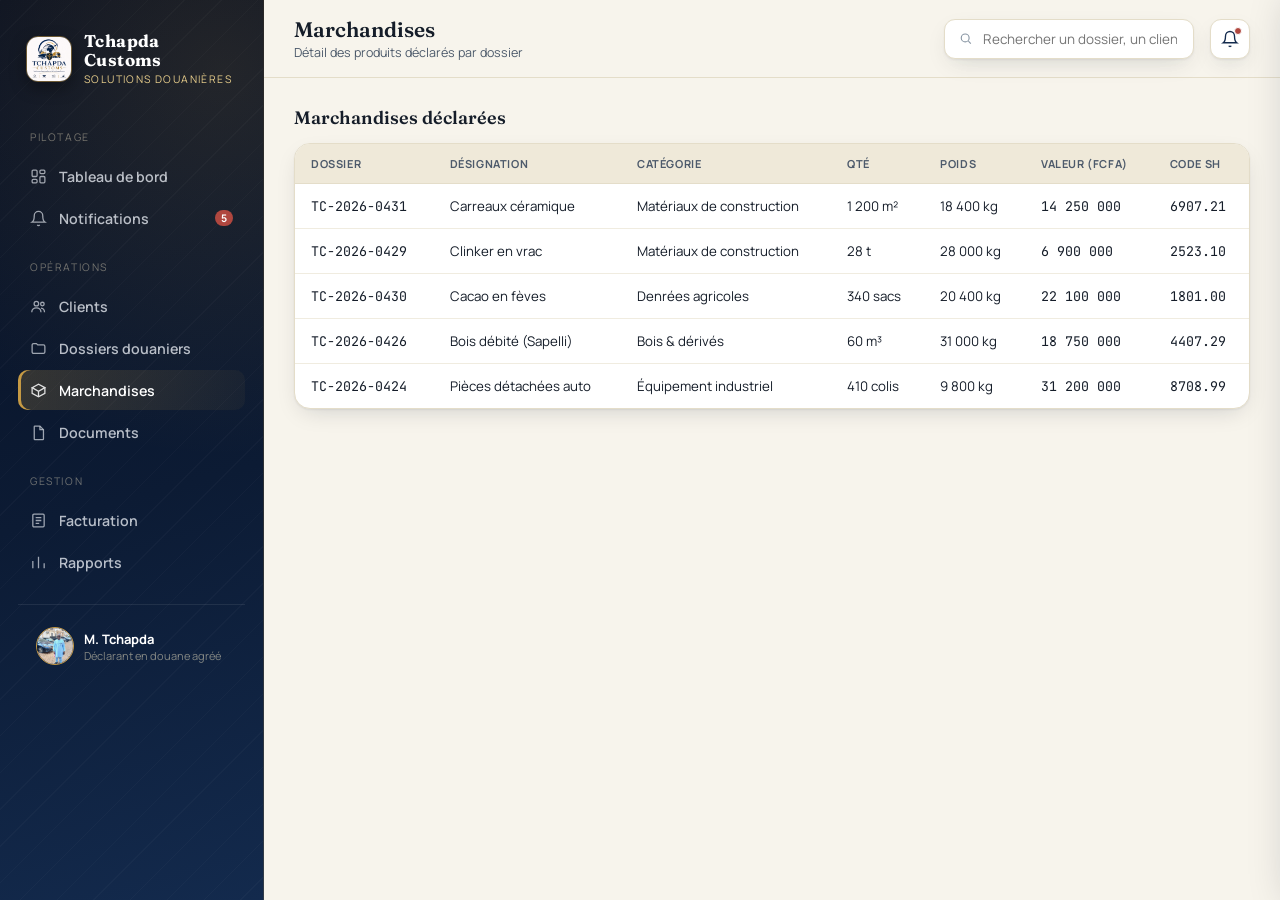
<file: marchandises.html>
<!DOCTYPE html>
<html lang="fr">
<head>
<meta charset="UTF-8">
<meta name="viewport" content="width=device-width, initial-scale=1.0">
<title>Marchandises — Tchapda Customs</title>
<link rel="preconnect" href="https://fonts.googleapis.com">
<link href="https://fonts.googleapis.com/css2?family=Fraunces:opsz,wght@9..144,400;9..144,500;9..144,600;9..144,700;9..144,800&family=Manrope:wght@400;500;600;700;800&family=JetBrains+Mono:wght@400;500;600&display=swap" rel="stylesheet">
<link rel="stylesheet" href="styles.css">
</head>
<body data-page="marchandises">

<div class="app">
  <aside class="sidebar" id="sidebar">
    <div class="brand">
      <img src="logo.jpeg" alt="Tchapda Customs">
      <div class="brand-text">
        <div class="name">Tchapda Customs</div>
        <div class="tag">Solutions douanières</div>
      </div>
    </div>

    <div class="navlabel">Pilotage</div>
    <div class="nav">
      <a href="dashboard.html" data-view="dashboard">
        <svg viewBox="0 0 24 24" fill="none" stroke="currentColor" stroke-width="1.8"><rect x="3" y="3" width="7" height="9" rx="1.5"/><rect x="14" y="3" width="7" height="5" rx="1.5"/><rect x="14" y="12" width="7" height="9" rx="1.5"/><rect x="3" y="16" width="7" height="5" rx="1.5"/></svg>
        Tableau de bord
      </a>
      <a href="notifications.html" data-view="notifications">
        <svg viewBox="0 0 24 24" fill="none" stroke="currentColor" stroke-width="1.8"><path d="M18 8a6 6 0 10-12 0c0 7-3 9-3 9h18s-3-2-3-9"/><path d="M13.7 21a2 2 0 01-3.4 0"/></svg>
        Notifications <span class="badge">5</span>
      </a>
    </div>

    <div class="navlabel">Opérations</div>
    <div class="nav">
      <a href="clients.html" data-view="clients">
        <svg viewBox="0 0 24 24" fill="none" stroke="currentColor" stroke-width="1.8"><circle cx="9" cy="8" r="3.2"/><path d="M2.5 20c0-3.6 2.9-6 6.5-6s6.5 2.4 6.5 6"/><circle cx="17.5" cy="8.5" r="2.5"/><path d="M15.5 14.2c2.9.4 5 2.5 5 5.8"/></svg>
        Clients
      </a>
      <a href="dossiers.html" data-view="dossiers">
        <svg viewBox="0 0 24 24" fill="none" stroke="currentColor" stroke-width="1.8"><path d="M3 7a2 2 0 012-2h4l2 2h8a2 2 0 012 2v8a2 2 0 01-2 2H5a2 2 0 01-2-2V7z"/></svg>
        Dossiers douaniers
      </a>
      <a href="marchandises.html" data-view="marchandises">
        <svg viewBox="0 0 24 24" fill="none" stroke="currentColor" stroke-width="1.8"><path d="M21 8l-9-5-9 5 9 5 9-5z"/><path d="M3 8v8l9 5 9-5V8"/><path d="M12 13v8"/></svg>
        Marchandises
      </a>
      <a href="documents.html" data-view="documents">
        <svg viewBox="0 0 24 24" fill="none" stroke="currentColor" stroke-width="1.8"><path d="M7 3h7l5 5v13a1 1 0 01-1 1H7a1 1 0 01-1-1V4a1 1 0 011-1z"/><path d="M14 3v5h5"/></svg>
        Documents
      </a>
    </div>

    <div class="navlabel">Gestion</div>
    <div class="nav">
      <a href="facturation.html" data-view="facturation">
        <svg viewBox="0 0 24 24" fill="none" stroke="currentColor" stroke-width="1.8"><rect x="4" y="3" width="16" height="18" rx="1.5"/><path d="M8 8h8M8 12h8M8 16h5"/></svg>
        Facturation
      </a>
      <a href="rapports.html" data-view="rapports">
        <svg viewBox="0 0 24 24" fill="none" stroke="currentColor" stroke-width="1.8"><path d="M4 20V10M12 20V4M20 20v-7"/></svg>
        Rapports
      </a>
    </div>

    <div class="sidebar-foot">
      <div class="prof">
        <img src="profile.jpeg" alt="Déclarant">
        <div class="who">
          <div class="n">M. Tchapda</div>
          <div class="r">Déclarant en douane agréé</div>
        </div>
      </div>
    </div>
  </aside>

  <div class="main">
    <div class="topbar">
      <button class="icon-btn menu-btn" onclick="toggleSidebar()">
        <svg viewBox="0 0 24 24" fill="none" stroke="currentColor" stroke-width="2"><path d="M4 6h16M4 12h16M4 18h16"/></svg>
      </button>
      <div>
        <h1>Marchandises</h1>
        <div class="sub">Détail des produits déclarés par dossier</div>
      </div>
      <div class="search-box">
        <svg viewBox="0 0 24 24" width="15" height="15" fill="none" stroke="#8895a3" stroke-width="2"><circle cx="11" cy="11" r="7"/><path d="M21 21l-4.3-4.3"/></svg>
        <input placeholder="Rechercher un dossier, un client...">
      </div>
      <button class="icon-btn" onclick="toggleNotif(true)">
        <svg viewBox="0 0 24 24" fill="none" stroke="currentColor" stroke-width="1.8"><path d="M18 8a6 6 0 10-12 0c0 7-3 9-3 9h18s-3-2-3-9"/><path d="M13.7 21a2 2 0 01-3.4 0"/></svg>
        <span class="dot"></span>
      </button>
    </div>

<div class="view" id="view-marchandises">
      <div class="section-title" style="margin-top:0;"><h3>Marchandises déclarées</h3></div>
      <div class="table-wrap">
        <table>
          <thead><tr><th>Dossier</th><th>Désignation</th><th>Catégorie</th><th>Qté</th><th>Poids</th><th>Valeur (FCFA)</th><th>Code SH</th></tr></thead>
          <tbody>
            <tr><td class="mono">TC-2026-0431</td><td>Carreaux céramique</td><td>Matériaux de construction</td><td>1 200 m²</td><td>18 400 kg</td><td class="mono">14 250 000</td><td class="mono">6907.21</td></tr>
            <tr><td class="mono">TC-2026-0429</td><td>Clinker en vrac</td><td>Matériaux de construction</td><td>28 t</td><td>28 000 kg</td><td class="mono">6 900 000</td><td class="mono">2523.10</td></tr>
            <tr><td class="mono">TC-2026-0430</td><td>Cacao en fèves</td><td>Denrées agricoles</td><td>340 sacs</td><td>20 400 kg</td><td class="mono">22 100 000</td><td class="mono">1801.00</td></tr>
            <tr><td class="mono">TC-2026-0426</td><td>Bois débité (Sapelli)</td><td>Bois & dérivés</td><td>60 m³</td><td>31 000 kg</td><td class="mono">18 750 000</td><td class="mono">4407.29</td></tr>
            <tr><td class="mono">TC-2026-0424</td><td>Pièces détachées auto</td><td>Équipement industriel</td><td>410 colis</td><td>9 800 kg</td><td class="mono">31 200 000</td><td class="mono">8708.99</td></tr>
          </tbody>
        </table>
      </div>
    </div>

  </div>
</div>

<div class="scrim" id="scrim" onclick="toggleNotif(false)"></div>
<div class="notif-panel" id="notifPanel">
  <div class="nh"><strong>Notifications</strong><button class="icon-btn" style="width:32px;height:32px;" onclick="toggleNotif(false)">✕</button></div>
  <div class="nlist">
    <div class="nitem"><div class="ni" style="background:#f7e9e7;"><svg width="15" height="15" viewBox="0 0 24 24" fill="none" stroke="#b0473f" stroke-width="2"><path d="M12 9v4M12 17h.01"/></svg></div><div><div class="nt">Document manquant</div><div class="nd">Certificat d'origine — TC-2026-0429</div><div class="ntime">Il y a 1h</div></div></div>
    <div class="nitem"><div class="ni" style="background:#faf1e2;"><svg width="15" height="15" viewBox="0 0 24 24" fill="none" stroke="#b9852f" stroke-width="2"><circle cx="12" cy="12" r="9"/></svg></div><div><div class="nt">Échéance importante</div><div class="nd">TC-2026-0402 due demain</div><div class="ntime">Il y a 3h</div></div></div>
    <div class="nitem"><div class="ni" style="background:#f7e9e7;"><svg width="15" height="15" viewBox="0 0 24 24" fill="none" stroke="#b0473f" stroke-width="2"><rect x="3" y="6" width="18" height="13" rx="2"/></svg></div><div><div class="nt">Paiement en retard</div><div class="nd">FA-1040 — Cimenterie du Basin</div><div class="ntime">Hier</div></div></div>
    <div class="nitem"><div class="ni" style="background:#e6f2ec;"><svg width="15" height="15" viewBox="0 0 24 24" fill="none" stroke="#2f7a5e" stroke-width="2"><path d="M3 8l9 6 9-6"/></svg></div><div><div class="nt">Marchandise arrivée</div><div class="nd">Port de Douala — TC-2026-0429</div><div class="ntime">Hier</div></div></div>
    <div class="nitem"><div class="ni" style="background:#e8f0fb;"><svg width="15" height="15" viewBox="0 0 24 24" fill="none" stroke="#2b5ea8" stroke-width="2"><path d="M20 6L9 17l-5-5"/></svg></div><div><div class="nt">Dossier dédouané</div><div class="nd">TC-2026-0430</div><div class="ntime">Il y a 2 jours</div></div></div>
  </div>
</div>

<!-- modal: nouveau dossier -->
<div class="modal-scrim" id="modal-dossier">
  <div class="modal">
    <h3>Nouveau dossier douanier</h3>
    <div class="sub">Créez un dossier pour un client existant</div>
    <div class="field"><label>Client</label><select><option>SARL Nkoulou Import</option><option>Établissements Gountsa</option><option>Cimenterie du Basin</option></select></div>
    <div class="field-row">
      <div class="field"><label>Type</label><select><option>Import</option><option>Export</option></select></div>
      <div class="field"><label>Moyen de transport</label><select><option>Bateau</option><option>Avion</option><option>Camion</option></select></div>
    </div>
    <div class="field-row">
      <div class="field"><label>Pays d'origine</label><input placeholder="Ex: Chine"></div>
      <div class="field"><label>Pays de destination</label><input placeholder="Ex: Cameroun"></div>
    </div>
    <div class="field"><label>Date d'arrivée prévue</label><input type="date"></div>
    <div class="modal-actions">
      <button class="btn btn-ghost" style="color:var(--ink-900);background:var(--cream-100);" onclick="closeModal('modal-dossier')">Annuler</button>
      <button class="btn btn-gold" onclick="closeModal('modal-dossier')">Créer le dossier</button>
    </div>
  </div>
</div>

<!-- modal: nouveau client -->
<div class="modal-scrim" id="modal-client">
  <div class="modal">
    <h3>Nouveau client</h3>
    <div class="sub">Enregistrez une entreprise cliente</div>
    <div class="field"><label>Nom de l'entreprise</label><input placeholder="Ex: SARL Nkoulou Import"></div>
    <div class="field-row">
      <div class="field"><label>Téléphone</label><input placeholder="+237 6 xx xx xx xx"></div>
      <div class="field"><label>Ville</label><input placeholder="Douala"></div>
    </div>
    <div class="field"><label>Email</label><input placeholder="contact@entreprise.com"></div>
    <div class="modal-actions">
      <button class="btn btn-ghost" style="color:var(--ink-900);background:var(--cream-100);" onclick="closeModal('modal-client')">Annuler</button>
      <button class="btn btn-gold" onclick="closeModal('modal-client')">Enregistrer</button>
    </div>
  </div>
</div>

<script src="app.js"></script>
</body>
</html>
</file>
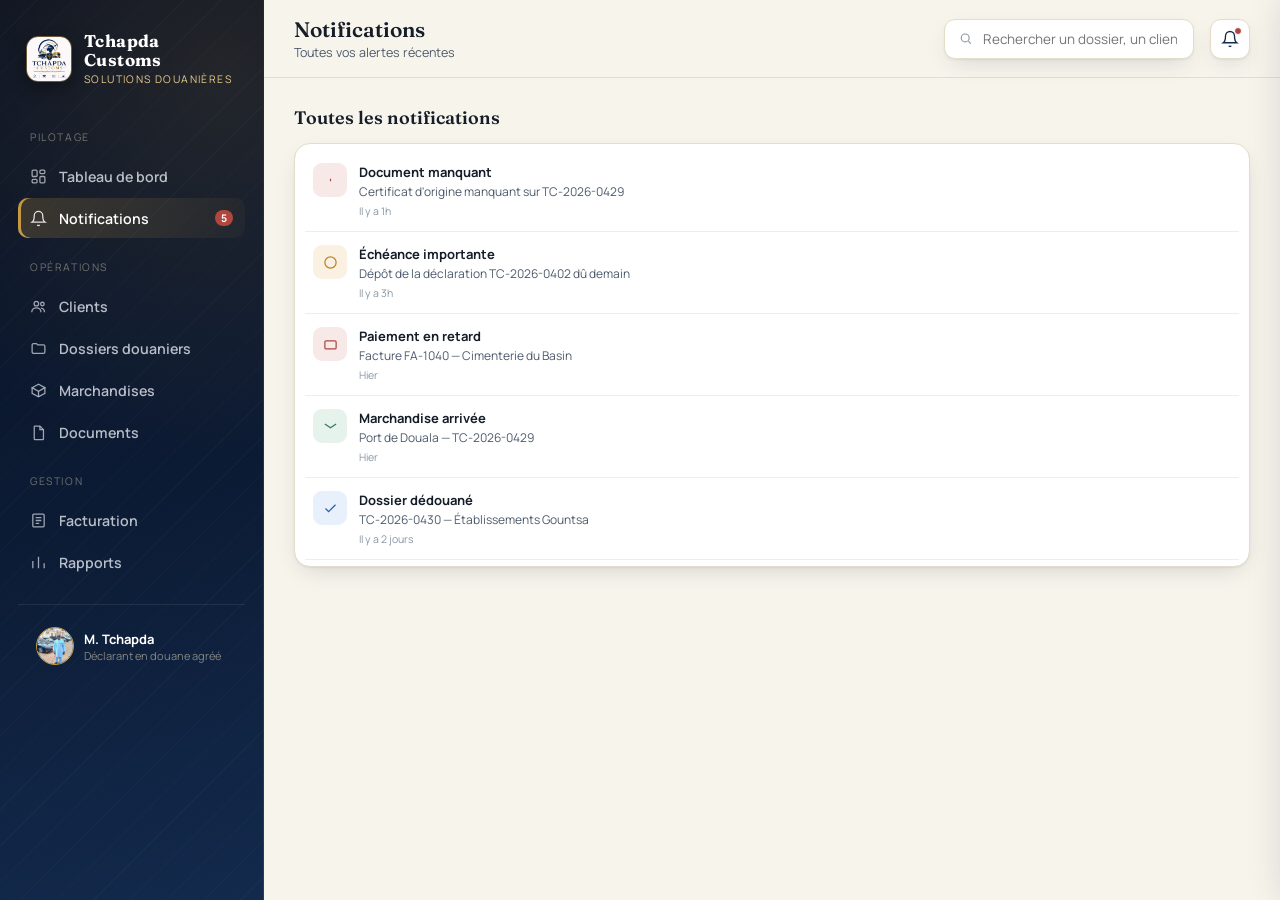
<file: notifications.html>
<!DOCTYPE html>
<html lang="fr">
<head>
<meta charset="UTF-8">
<meta name="viewport" content="width=device-width, initial-scale=1.0">
<title>Notifications — Tchapda Customs</title>
<link rel="preconnect" href="https://fonts.googleapis.com">
<link href="https://fonts.googleapis.com/css2?family=Fraunces:opsz,wght@9..144,400;9..144,500;9..144,600;9..144,700;9..144,800&family=Manrope:wght@400;500;600;700;800&family=JetBrains+Mono:wght@400;500;600&display=swap" rel="stylesheet">
<link rel="stylesheet" href="styles.css">
</head>
<body data-page="notifications">

<div class="app">
  <aside class="sidebar" id="sidebar">
    <div class="brand">
      <img src="logo.jpeg" alt="Tchapda Customs">
      <div class="brand-text">
        <div class="name">Tchapda Customs</div>
        <div class="tag">Solutions douanières</div>
      </div>
    </div>

    <div class="navlabel">Pilotage</div>
    <div class="nav">
      <a href="dashboard.html" data-view="dashboard">
        <svg viewBox="0 0 24 24" fill="none" stroke="currentColor" stroke-width="1.8"><rect x="3" y="3" width="7" height="9" rx="1.5"/><rect x="14" y="3" width="7" height="5" rx="1.5"/><rect x="14" y="12" width="7" height="9" rx="1.5"/><rect x="3" y="16" width="7" height="5" rx="1.5"/></svg>
        Tableau de bord
      </a>
      <a href="notifications.html" data-view="notifications">
        <svg viewBox="0 0 24 24" fill="none" stroke="currentColor" stroke-width="1.8"><path d="M18 8a6 6 0 10-12 0c0 7-3 9-3 9h18s-3-2-3-9"/><path d="M13.7 21a2 2 0 01-3.4 0"/></svg>
        Notifications <span class="badge">5</span>
      </a>
    </div>

    <div class="navlabel">Opérations</div>
    <div class="nav">
      <a href="clients.html" data-view="clients">
        <svg viewBox="0 0 24 24" fill="none" stroke="currentColor" stroke-width="1.8"><circle cx="9" cy="8" r="3.2"/><path d="M2.5 20c0-3.6 2.9-6 6.5-6s6.5 2.4 6.5 6"/><circle cx="17.5" cy="8.5" r="2.5"/><path d="M15.5 14.2c2.9.4 5 2.5 5 5.8"/></svg>
        Clients
      </a>
      <a href="dossiers.html" data-view="dossiers">
        <svg viewBox="0 0 24 24" fill="none" stroke="currentColor" stroke-width="1.8"><path d="M3 7a2 2 0 012-2h4l2 2h8a2 2 0 012 2v8a2 2 0 01-2 2H5a2 2 0 01-2-2V7z"/></svg>
        Dossiers douaniers
      </a>
      <a href="marchandises.html" data-view="marchandises">
        <svg viewBox="0 0 24 24" fill="none" stroke="currentColor" stroke-width="1.8"><path d="M21 8l-9-5-9 5 9 5 9-5z"/><path d="M3 8v8l9 5 9-5V8"/><path d="M12 13v8"/></svg>
        Marchandises
      </a>
      <a href="documents.html" data-view="documents">
        <svg viewBox="0 0 24 24" fill="none" stroke="currentColor" stroke-width="1.8"><path d="M7 3h7l5 5v13a1 1 0 01-1 1H7a1 1 0 01-1-1V4a1 1 0 011-1z"/><path d="M14 3v5h5"/></svg>
        Documents
      </a>
    </div>

    <div class="navlabel">Gestion</div>
    <div class="nav">
      <a href="facturation.html" data-view="facturation">
        <svg viewBox="0 0 24 24" fill="none" stroke="currentColor" stroke-width="1.8"><rect x="4" y="3" width="16" height="18" rx="1.5"/><path d="M8 8h8M8 12h8M8 16h5"/></svg>
        Facturation
      </a>
      <a href="rapports.html" data-view="rapports">
        <svg viewBox="0 0 24 24" fill="none" stroke="currentColor" stroke-width="1.8"><path d="M4 20V10M12 20V4M20 20v-7"/></svg>
        Rapports
      </a>
    </div>

    <div class="sidebar-foot">
      <div class="prof">
        <img src="profile.jpeg" alt="Déclarant">
        <div class="who">
          <div class="n">M. Tchapda</div>
          <div class="r">Déclarant en douane agréé</div>
        </div>
      </div>
    </div>
  </aside>

  <div class="main">
    <div class="topbar">
      <button class="icon-btn menu-btn" onclick="toggleSidebar()">
        <svg viewBox="0 0 24 24" fill="none" stroke="currentColor" stroke-width="2"><path d="M4 6h16M4 12h16M4 18h16"/></svg>
      </button>
      <div>
        <h1>Notifications</h1>
        <div class="sub">Toutes vos alertes récentes</div>
      </div>
      <div class="search-box">
        <svg viewBox="0 0 24 24" width="15" height="15" fill="none" stroke="#8895a3" stroke-width="2"><circle cx="11" cy="11" r="7"/><path d="M21 21l-4.3-4.3"/></svg>
        <input placeholder="Rechercher un dossier, un client...">
      </div>
      <button class="icon-btn" onclick="toggleNotif(true)">
        <svg viewBox="0 0 24 24" fill="none" stroke="currentColor" stroke-width="1.8"><path d="M18 8a6 6 0 10-12 0c0 7-3 9-3 9h18s-3-2-3-9"/><path d="M13.7 21a2 2 0 01-3.4 0"/></svg>
        <span class="dot"></span>
      </button>
    </div>

<div class="view" id="view-notifications">
      <div class="section-title" style="margin-top:0;"><h3>Toutes les notifications</h3></div>
      <div class="table-wrap" style="padding:6px 10px;">
        <div class="nitem"><div class="ni" style="background:#f7e9e7;"><svg width="15" height="15" viewBox="0 0 24 24" fill="none" stroke="#b0473f" stroke-width="2"><path d="M12 9v4M12 17h.01"/></svg></div><div><div class="nt">Document manquant</div><div class="nd">Certificat d'origine manquant sur TC-2026-0429</div><div class="ntime">Il y a 1h</div></div></div>
        <div class="nitem"><div class="ni" style="background:#faf1e2;"><svg width="15" height="15" viewBox="0 0 24 24" fill="none" stroke="#b9852f" stroke-width="2"><circle cx="12" cy="12" r="9"/></svg></div><div><div class="nt">Échéance importante</div><div class="nd">Dépôt de la déclaration TC-2026-0402 dû demain</div><div class="ntime">Il y a 3h</div></div></div>
        <div class="nitem"><div class="ni" style="background:#f7e9e7;"><svg width="15" height="15" viewBox="0 0 24 24" fill="none" stroke="#b0473f" stroke-width="2"><rect x="3" y="6" width="18" height="13" rx="2"/></svg></div><div><div class="nt">Paiement en retard</div><div class="nd">Facture FA-1040 — Cimenterie du Basin</div><div class="ntime">Hier</div></div></div>
        <div class="nitem"><div class="ni" style="background:#e6f2ec;"><svg width="15" height="15" viewBox="0 0 24 24" fill="none" stroke="#2f7a5e" stroke-width="2"><path d="M3 8l9 6 9-6"/></svg></div><div><div class="nt">Marchandise arrivée</div><div class="nd">Port de Douala — TC-2026-0429</div><div class="ntime">Hier</div></div></div>
        <div class="nitem"><div class="ni" style="background:#e8f0fb;"><svg width="15" height="15" viewBox="0 0 24 24" fill="none" stroke="#2b5ea8" stroke-width="2"><path d="M20 6L9 17l-5-5"/></svg></div><div><div class="nt">Dossier dédouané</div><div class="nd">TC-2026-0430 — Établissements Gountsa</div><div class="ntime">Il y a 2 jours</div></div></div>
      </div>
    </div>

  </div>
</div>

<div class="scrim" id="scrim" onclick="toggleNotif(false)"></div>
<div class="notif-panel" id="notifPanel">
  <div class="nh"><strong>Notifications</strong><button class="icon-btn" style="width:32px;height:32px;" onclick="toggleNotif(false)">✕</button></div>
  <div class="nlist">
    <div class="nitem"><div class="ni" style="background:#f7e9e7;"><svg width="15" height="15" viewBox="0 0 24 24" fill="none" stroke="#b0473f" stroke-width="2"><path d="M12 9v4M12 17h.01"/></svg></div><div><div class="nt">Document manquant</div><div class="nd">Certificat d'origine — TC-2026-0429</div><div class="ntime">Il y a 1h</div></div></div>
    <div class="nitem"><div class="ni" style="background:#faf1e2;"><svg width="15" height="15" viewBox="0 0 24 24" fill="none" stroke="#b9852f" stroke-width="2"><circle cx="12" cy="12" r="9"/></svg></div><div><div class="nt">Échéance importante</div><div class="nd">TC-2026-0402 due demain</div><div class="ntime">Il y a 3h</div></div></div>
    <div class="nitem"><div class="ni" style="background:#f7e9e7;"><svg width="15" height="15" viewBox="0 0 24 24" fill="none" stroke="#b0473f" stroke-width="2"><rect x="3" y="6" width="18" height="13" rx="2"/></svg></div><div><div class="nt">Paiement en retard</div><div class="nd">FA-1040 — Cimenterie du Basin</div><div class="ntime">Hier</div></div></div>
    <div class="nitem"><div class="ni" style="background:#e6f2ec;"><svg width="15" height="15" viewBox="0 0 24 24" fill="none" stroke="#2f7a5e" stroke-width="2"><path d="M3 8l9 6 9-6"/></svg></div><div><div class="nt">Marchandise arrivée</div><div class="nd">Port de Douala — TC-2026-0429</div><div class="ntime">Hier</div></div></div>
    <div class="nitem"><div class="ni" style="background:#e8f0fb;"><svg width="15" height="15" viewBox="0 0 24 24" fill="none" stroke="#2b5ea8" stroke-width="2"><path d="M20 6L9 17l-5-5"/></svg></div><div><div class="nt">Dossier dédouané</div><div class="nd">TC-2026-0430</div><div class="ntime">Il y a 2 jours</div></div></div>
  </div>
</div>

<!-- modal: nouveau dossier -->
<div class="modal-scrim" id="modal-dossier">
  <div class="modal">
    <h3>Nouveau dossier douanier</h3>
    <div class="sub">Créez un dossier pour un client existant</div>
    <div class="field"><label>Client</label><select><option>SARL Nkoulou Import</option><option>Établissements Gountsa</option><option>Cimenterie du Basin</option></select></div>
    <div class="field-row">
      <div class="field"><label>Type</label><select><option>Import</option><option>Export</option></select></div>
      <div class="field"><label>Moyen de transport</label><select><option>Bateau</option><option>Avion</option><option>Camion</option></select></div>
    </div>
    <div class="field-row">
      <div class="field"><label>Pays d'origine</label><input placeholder="Ex: Chine"></div>
      <div class="field"><label>Pays de destination</label><input placeholder="Ex: Cameroun"></div>
    </div>
    <div class="field"><label>Date d'arrivée prévue</label><input type="date"></div>
    <div class="modal-actions">
      <button class="btn btn-ghost" style="color:var(--ink-900);background:var(--cream-100);" onclick="closeModal('modal-dossier')">Annuler</button>
      <button class="btn btn-gold" onclick="closeModal('modal-dossier')">Créer le dossier</button>
    </div>
  </div>
</div>

<!-- modal: nouveau client -->
<div class="modal-scrim" id="modal-client">
  <div class="modal">
    <h3>Nouveau client</h3>
    <div class="sub">Enregistrez une entreprise cliente</div>
    <div class="field"><label>Nom de l'entreprise</label><input placeholder="Ex: SARL Nkoulou Import"></div>
    <div class="field-row">
      <div class="field"><label>Téléphone</label><input placeholder="+237 6 xx xx xx xx"></div>
      <div class="field"><label>Ville</label><input placeholder="Douala"></div>
    </div>
    <div class="field"><label>Email</label><input placeholder="contact@entreprise.com"></div>
    <div class="modal-actions">
      <button class="btn btn-ghost" style="color:var(--ink-900);background:var(--cream-100);" onclick="closeModal('modal-client')">Annuler</button>
      <button class="btn btn-gold" onclick="closeModal('modal-client')">Enregistrer</button>
    </div>
  </div>
</div>

<script src="app.js"></script>
</body>
</html>
</file>
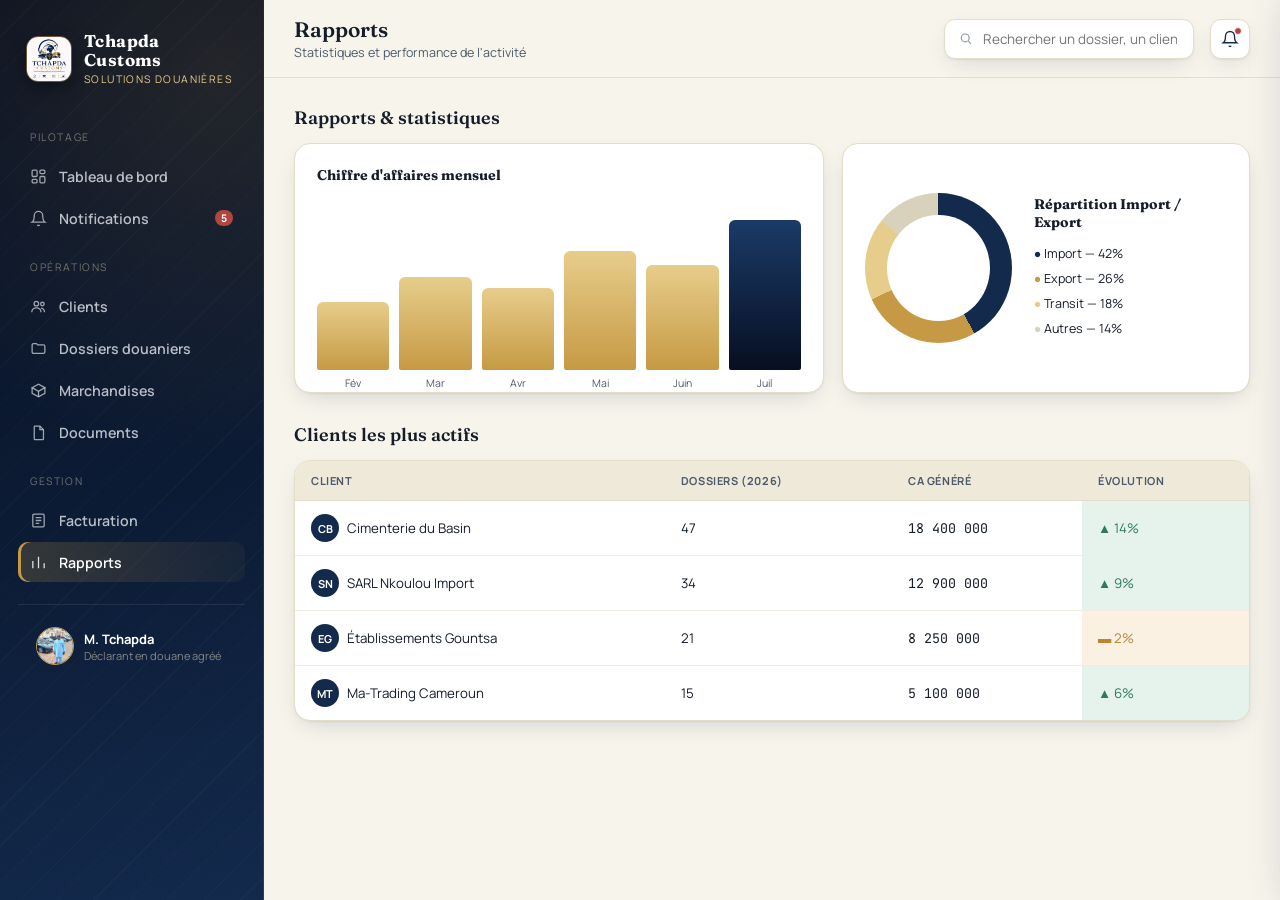
<file: rapports.html>
<!DOCTYPE html>
<html lang="fr">
<head>
<meta charset="UTF-8">
<meta name="viewport" content="width=device-width, initial-scale=1.0">
<title>Rapports — Tchapda Customs</title>
<link rel="preconnect" href="https://fonts.googleapis.com">
<link href="https://fonts.googleapis.com/css2?family=Fraunces:opsz,wght@9..144,400;9..144,500;9..144,600;9..144,700;9..144,800&family=Manrope:wght@400;500;600;700;800&family=JetBrains+Mono:wght@400;500;600&display=swap" rel="stylesheet">
<link rel="stylesheet" href="styles.css">
</head>
<body data-page="rapports">

<div class="app">
  <aside class="sidebar" id="sidebar">
    <div class="brand">
      <img src="logo.jpeg" alt="Tchapda Customs">
      <div class="brand-text">
        <div class="name">Tchapda Customs</div>
        <div class="tag">Solutions douanières</div>
      </div>
    </div>

    <div class="navlabel">Pilotage</div>
    <div class="nav">
      <a href="dashboard.html" data-view="dashboard">
        <svg viewBox="0 0 24 24" fill="none" stroke="currentColor" stroke-width="1.8"><rect x="3" y="3" width="7" height="9" rx="1.5"/><rect x="14" y="3" width="7" height="5" rx="1.5"/><rect x="14" y="12" width="7" height="9" rx="1.5"/><rect x="3" y="16" width="7" height="5" rx="1.5"/></svg>
        Tableau de bord
      </a>
      <a href="notifications.html" data-view="notifications">
        <svg viewBox="0 0 24 24" fill="none" stroke="currentColor" stroke-width="1.8"><path d="M18 8a6 6 0 10-12 0c0 7-3 9-3 9h18s-3-2-3-9"/><path d="M13.7 21a2 2 0 01-3.4 0"/></svg>
        Notifications <span class="badge">5</span>
      </a>
    </div>

    <div class="navlabel">Opérations</div>
    <div class="nav">
      <a href="clients.html" data-view="clients">
        <svg viewBox="0 0 24 24" fill="none" stroke="currentColor" stroke-width="1.8"><circle cx="9" cy="8" r="3.2"/><path d="M2.5 20c0-3.6 2.9-6 6.5-6s6.5 2.4 6.5 6"/><circle cx="17.5" cy="8.5" r="2.5"/><path d="M15.5 14.2c2.9.4 5 2.5 5 5.8"/></svg>
        Clients
      </a>
      <a href="dossiers.html" data-view="dossiers">
        <svg viewBox="0 0 24 24" fill="none" stroke="currentColor" stroke-width="1.8"><path d="M3 7a2 2 0 012-2h4l2 2h8a2 2 0 012 2v8a2 2 0 01-2 2H5a2 2 0 01-2-2V7z"/></svg>
        Dossiers douaniers
      </a>
      <a href="marchandises.html" data-view="marchandises">
        <svg viewBox="0 0 24 24" fill="none" stroke="currentColor" stroke-width="1.8"><path d="M21 8l-9-5-9 5 9 5 9-5z"/><path d="M3 8v8l9 5 9-5V8"/><path d="M12 13v8"/></svg>
        Marchandises
      </a>
      <a href="documents.html" data-view="documents">
        <svg viewBox="0 0 24 24" fill="none" stroke="currentColor" stroke-width="1.8"><path d="M7 3h7l5 5v13a1 1 0 01-1 1H7a1 1 0 01-1-1V4a1 1 0 011-1z"/><path d="M14 3v5h5"/></svg>
        Documents
      </a>
    </div>

    <div class="navlabel">Gestion</div>
    <div class="nav">
      <a href="facturation.html" data-view="facturation">
        <svg viewBox="0 0 24 24" fill="none" stroke="currentColor" stroke-width="1.8"><rect x="4" y="3" width="16" height="18" rx="1.5"/><path d="M8 8h8M8 12h8M8 16h5"/></svg>
        Facturation
      </a>
      <a href="rapports.html" data-view="rapports">
        <svg viewBox="0 0 24 24" fill="none" stroke="currentColor" stroke-width="1.8"><path d="M4 20V10M12 20V4M20 20v-7"/></svg>
        Rapports
      </a>
    </div>

    <div class="sidebar-foot">
      <div class="prof">
        <img src="profile.jpeg" alt="Déclarant">
        <div class="who">
          <div class="n">M. Tchapda</div>
          <div class="r">Déclarant en douane agréé</div>
        </div>
      </div>
    </div>
  </aside>

  <div class="main">
    <div class="topbar">
      <button class="icon-btn menu-btn" onclick="toggleSidebar()">
        <svg viewBox="0 0 24 24" fill="none" stroke="currentColor" stroke-width="2"><path d="M4 6h16M4 12h16M4 18h16"/></svg>
      </button>
      <div>
        <h1>Rapports</h1>
        <div class="sub">Statistiques et performance de l'activité</div>
      </div>
      <div class="search-box">
        <svg viewBox="0 0 24 24" width="15" height="15" fill="none" stroke="#8895a3" stroke-width="2"><circle cx="11" cy="11" r="7"/><path d="M21 21l-4.3-4.3"/></svg>
        <input placeholder="Rechercher un dossier, un client...">
      </div>
      <button class="icon-btn" onclick="toggleNotif(true)">
        <svg viewBox="0 0 24 24" fill="none" stroke="currentColor" stroke-width="1.8"><path d="M18 8a6 6 0 10-12 0c0 7-3 9-3 9h18s-3-2-3-9"/><path d="M13.7 21a2 2 0 01-3.4 0"/></svg>
        <span class="dot"></span>
      </button>
    </div>

<div class="view" id="view-rapports">
      <div class="section-title" style="margin-top:0;"><h3>Rapports & statistiques</h3></div>
      <div class="grid grid-2">
        <div class="chart-card">
          <h3 style="font-size:14px;margin:0 0 6px;">Chiffre d'affaires mensuel</h3>
          <div class="bars">
            <div class="bar" style="height:40%"><span>Fév</span></div>
            <div class="bar" style="height:55%"><span>Mar</span></div>
            <div class="bar" style="height:48%"><span>Avr</span></div>
            <div class="bar" style="height:70%"><span>Mai</span></div>
            <div class="bar" style="height:62%"><span>Juin</span></div>
            <div class="bar" style="height:88%;background:linear-gradient(180deg,var(--navy-700),var(--navy-950));"><span>Juil</span></div>
          </div>
        </div>
        <div class="chart-card" style="display:flex;gap:22px;align-items:center;">
          <div class="donut"></div>
          <div>
            <h3 style="font-size:14px;margin:0 0 10px;">Répartition Import / Export</h3>
            <div style="font-size:12.5px;line-height:2;">
              <div><span style="color:var(--navy-800);">●</span> Import — 42%</div>
              <div><span style="color:var(--gold-500);">●</span> Export — 26%</div>
              <div><span style="color:var(--gold-300);">●</span> Transit — 18%</div>
              <div><span style="color:#d8d2bd;">●</span> Autres — 14%</div>
            </div>
          </div>
        </div>
      </div>
      <div class="section-title"><h3>Clients les plus actifs</h3></div>
      <div class="table-wrap">
        <table>
          <thead><tr><th>Client</th><th>Dossiers (2026)</th><th>CA généré</th><th>Évolution</th></tr></thead>
          <tbody>
            <tr><td><span class="avatar-mini">CB</span>Cimenterie du Basin</td><td>47</td><td class="mono">18 400 000</td><td class="delta up">▲ 14%</td></tr>
            <tr><td><span class="avatar-mini">SN</span>SARL Nkoulou Import</td><td>34</td><td class="mono">12 900 000</td><td class="delta up">▲ 9%</td></tr>
            <tr><td><span class="avatar-mini">EG</span>Établissements Gountsa</td><td>21</td><td class="mono">8 250 000</td><td class="delta warn">▬ 2%</td></tr>
            <tr><td><span class="avatar-mini">MT</span>Ma-Trading Cameroun</td><td>15</td><td class="mono">5 100 000</td><td class="delta up">▲ 6%</td></tr>
          </tbody>
        </table>
      </div>
    </div>

  </div>
</div>

<div class="scrim" id="scrim" onclick="toggleNotif(false)"></div>
<div class="notif-panel" id="notifPanel">
  <div class="nh"><strong>Notifications</strong><button class="icon-btn" style="width:32px;height:32px;" onclick="toggleNotif(false)">✕</button></div>
  <div class="nlist">
    <div class="nitem"><div class="ni" style="background:#f7e9e7;"><svg width="15" height="15" viewBox="0 0 24 24" fill="none" stroke="#b0473f" stroke-width="2"><path d="M12 9v4M12 17h.01"/></svg></div><div><div class="nt">Document manquant</div><div class="nd">Certificat d'origine — TC-2026-0429</div><div class="ntime">Il y a 1h</div></div></div>
    <div class="nitem"><div class="ni" style="background:#faf1e2;"><svg width="15" height="15" viewBox="0 0 24 24" fill="none" stroke="#b9852f" stroke-width="2"><circle cx="12" cy="12" r="9"/></svg></div><div><div class="nt">Échéance importante</div><div class="nd">TC-2026-0402 due demain</div><div class="ntime">Il y a 3h</div></div></div>
    <div class="nitem"><div class="ni" style="background:#f7e9e7;"><svg width="15" height="15" viewBox="0 0 24 24" fill="none" stroke="#b0473f" stroke-width="2"><rect x="3" y="6" width="18" height="13" rx="2"/></svg></div><div><div class="nt">Paiement en retard</div><div class="nd">FA-1040 — Cimenterie du Basin</div><div class="ntime">Hier</div></div></div>
    <div class="nitem"><div class="ni" style="background:#e6f2ec;"><svg width="15" height="15" viewBox="0 0 24 24" fill="none" stroke="#2f7a5e" stroke-width="2"><path d="M3 8l9 6 9-6"/></svg></div><div><div class="nt">Marchandise arrivée</div><div class="nd">Port de Douala — TC-2026-0429</div><div class="ntime">Hier</div></div></div>
    <div class="nitem"><div class="ni" style="background:#e8f0fb;"><svg width="15" height="15" viewBox="0 0 24 24" fill="none" stroke="#2b5ea8" stroke-width="2"><path d="M20 6L9 17l-5-5"/></svg></div><div><div class="nt">Dossier dédouané</div><div class="nd">TC-2026-0430</div><div class="ntime">Il y a 2 jours</div></div></div>
  </div>
</div>

<!-- modal: nouveau dossier -->
<div class="modal-scrim" id="modal-dossier">
  <div class="modal">
    <h3>Nouveau dossier douanier</h3>
    <div class="sub">Créez un dossier pour un client existant</div>
    <div class="field"><label>Client</label><select><option>SARL Nkoulou Import</option><option>Établissements Gountsa</option><option>Cimenterie du Basin</option></select></div>
    <div class="field-row">
      <div class="field"><label>Type</label><select><option>Import</option><option>Export</option></select></div>
      <div class="field"><label>Moyen de transport</label><select><option>Bateau</option><option>Avion</option><option>Camion</option></select></div>
    </div>
    <div class="field-row">
      <div class="field"><label>Pays d'origine</label><input placeholder="Ex: Chine"></div>
      <div class="field"><label>Pays de destination</label><input placeholder="Ex: Cameroun"></div>
    </div>
    <div class="field"><label>Date d'arrivée prévue</label><input type="date"></div>
    <div class="modal-actions">
      <button class="btn btn-ghost" style="color:var(--ink-900);background:var(--cream-100);" onclick="closeModal('modal-dossier')">Annuler</button>
      <button class="btn btn-gold" onclick="closeModal('modal-dossier')">Créer le dossier</button>
    </div>
  </div>
</div>

<!-- modal: nouveau client -->
<div class="modal-scrim" id="modal-client">
  <div class="modal">
    <h3>Nouveau client</h3>
    <div class="sub">Enregistrez une entreprise cliente</div>
    <div class="field"><label>Nom de l'entreprise</label><input placeholder="Ex: SARL Nkoulou Import"></div>
    <div class="field-row">
      <div class="field"><label>Téléphone</label><input placeholder="+237 6 xx xx xx xx"></div>
      <div class="field"><label>Ville</label><input placeholder="Douala"></div>
    </div>
    <div class="field"><label>Email</label><input placeholder="contact@entreprise.com"></div>
    <div class="modal-actions">
      <button class="btn btn-ghost" style="color:var(--ink-900);background:var(--cream-100);" onclick="closeModal('modal-client')">Annuler</button>
      <button class="btn btn-gold" onclick="closeModal('modal-client')">Enregistrer</button>
    </div>
  </div>
</div>

<script src="app.js"></script>
</body>
</html>
</file>
<file: styles.css>
:root{
  --navy-950:#070f21;
  --navy-900:#0c1b34;
  --navy-800:#132a4d;
  --navy-700:#1b3a67;
  --gold-500:#c69a44;
  --gold-300:#e7cd8b;
  --gold-100:#f6ecd3;
  --cream-50:#f7f4ec;
  --cream-100:#efe9d9;
  --ink-900:#151d29;
  --ink-600:#4d5a6b;
  --ink-400:#8895a3;
  --line:#e4ddc9;
  --ok:#2f7a5e;
  --warn:#b9852f;
  --danger:#b0473f;
  --shadow-1: 0 1px 2px rgba(10,20,40,.06), 0 8px 24px -8px rgba(10,20,40,.18);
  --shadow-2: 0 20px 60px -20px rgba(7,15,33,.45);
  --radius: 16px;

  /* theme tokens (light defaults) */
  --bg: var(--cream-50);
  --surface: #ffffff;
  --surface-2: rgba(247,244,236,.82);
  --text: var(--ink-900);
  --text-2: var(--ink-600);
  --text-3: var(--ink-400);
  --border: var(--line);
  --table-hover: #fbf9f3;
  --input-bg: var(--cream-50);
}

/* Dark mode overrides */
body[data-theme="dark"]{
  --bg: #070d18;
  --surface: #0c1424;
  --surface-2: rgba(12,20,36,.72);
  --text: #e7eefc;
  --text-2: #a9b6d3;
  --text-3: #7f8aa4;
  --border: rgba(228,221,201,.22);
  --line: rgba(228,221,201,.22);
  --table-hover: rgba(255,255,255,.04);
  --input-bg: rgba(255,255,255,.03);
  --shadow-1: 0 1px 2px rgba(0,0,0,.35), 0 8px 24px -8px rgba(0,0,0,.35);
  --shadow-2: 0 20px 60px -20px rgba(0,0,0,.55);

  color:var(--text);
  background:var(--bg);
}


*{box-sizing:border-box;}
html,body{margin:0;padding:0;}
body{
  font-family:'Manrope',sans-serif;
  background:var(--bg);
  color:var(--text);
  min-height:100vh;
  overflow-x:hidden;
}
h1,h2,h3,.display{font-family:'Fraunces',serif;}
.mono{font-family:'JetBrains Mono',monospace;}
button{font-family:inherit;cursor:pointer;}
::selection{background:var(--gold-300);color:var(--navy-950);}

/* ============ LAYOUT ============ */
.app{display:grid;grid-template-columns:264px 1fr;min-height:100vh;}
@media (max-width:960px){.app{grid-template-columns:1fr;}}

/* ---- SIDEBAR ---- */
.sidebar{
  background:linear-gradient(165deg,var(--navy-950) 0%, var(--navy-900) 55%, var(--navy-800) 100%);
  position:relative;
  color:#eef2f7;
  padding:26px 18px 22px;
  display:flex;
  flex-direction:column;
  gap:6px;
  position:sticky;
  top:0;
  height:100vh;
  overflow-y:auto;
  border-right:1px solid rgba(198,154,68,.18);
}
.sidebar::before{
  content:"";
  position:absolute;inset:0;
  background-image:
    radial-gradient(circle at 85% 8%, rgba(198,154,68,.14), transparent 45%),
    repeating-linear-gradient(135deg, rgba(255,255,255,.025) 0px, rgba(255,255,255,.025) 1px, transparent 1px, transparent 26px);
  pointer-events:none;
}
.brand{display:flex;align-items:center;gap:12px;padding:6px 8px 22px;position:relative;z-index:1;}
.brand img{width:46px;height:46px;border-radius:12px;object-fit:cover;box-shadow:0 6px 16px rgba(0,0,0,.35);border:1px solid rgba(198,154,68,.5);}
.brand-text .name{font-family:'Fraunces',serif;font-weight:700;font-size:17px;letter-spacing:.4px;line-height:1.1;color:#fff;}
.brand-text .tag{font-size:10.5px;color:var(--gold-300);letter-spacing:1.4px;text-transform:uppercase;margin-top:3px;}

.navlabel{font-size:10.5px;letter-spacing:1.6px;text-transform:uppercase;color:rgba(230,220,190,.45);padding:16px 12px 6px;position:relative;z-index:1;}
.nav{display:flex;flex-direction:column;gap:2px;position:relative;z-index:1;}
.nav a{
  display:flex;align-items:center;gap:12px;
  background:transparent;border:none;color:rgba(232,236,242,.78);
  padding:10.5px 12px;border-radius:10px;font-size:14.2px;font-weight:600;
  text-align:left;text-decoration:none;
  transition:background .18s ease, color .18s ease, transform .18s ease;
}
.nav a svg{width:17px;height:17px;flex:none;opacity:.85;}
.nav a:hover{background:rgba(255,255,255,.06);color:#fff;}
.nav a.active{
  background:linear-gradient(90deg, rgba(198,154,68,.22), rgba(198,154,68,.05));
  color:#fff;
  box-shadow:inset 3px 0 0 var(--gold-500);
}
.nav .badge{margin-left:auto;background:var(--danger);color:#fff;font-size:10.5px;font-weight:700;padding:1px 6px;border-radius:20px;}

.sidebar-foot{margin-top:auto;position:relative;z-index:1;padding:14px 10px 0;border-top:1px solid rgba(255,255,255,.08);margin-top:16px;}
.sidebar-foot .prof{display:flex;align-items:center;gap:10px;padding:8px;border-radius:12px;}
.sidebar-foot img{width:38px;height:38px;border-radius:50%;object-fit:cover;border:1.5px solid var(--gold-500);}
.sidebar-foot .who .n{font-size:13px;font-weight:700;color:#fff;}
.sidebar-foot .who .r{font-size:11px;color:rgba(230,220,190,.55);}

/* ---- MAIN ---- */
.main{min-width:0;}
.topbar{
  position:sticky;top:0;z-index:20;
  display:flex;align-items:center;gap:16px;
  padding:16px 30px;
  background:var(--surface-2);backdrop-filter:blur(10px);
  border-bottom:1px solid var(--line);
}
.topbar h1{font-size:21px;margin:0;font-weight:600;}
.topbar .sub{font-size:12.5px;color:var(--text-2);margin-top:2px;}
.search-box{
  margin-left:auto;display:flex;align-items:center;gap:8px;
  background:var(--surface);border:1px solid var(--line);border-radius:11px;
  padding:9px 14px;min-width:250px;box-shadow:var(--shadow-1);
}
.search-box input{border:none;outline:none;font-family:inherit;font-size:13.5px;width:100%;background:transparent;color:var(--text);}
.icon-btn{
  position:relative;width:40px;height:40px;border-radius:11px;border:1px solid var(--line);
  background:var(--surface);display:flex;align-items:center;justify-content:center;box-shadow:var(--shadow-1);
}
.icon-btn svg{width:18px;height:18px;color:var(--navy-800);}
 .icon-btn .dot{position:absolute;top:7px;right:7px;width:8px;height:8px;border-radius:50%;background:var(--danger);border:1.5px solid var(--surface);}
.view{padding:28px 30px 60px;animation:fadeUp .35s ease both;}
@keyframes fadeUp{from{opacity:0;transform:translateY(8px);}to{opacity:1;transform:translateY(0);}}
.hidden{display:none !important;}

/* ============ HERO / SIGNATURE 3D SCENE ============ */
.hero{
  position:relative;border-radius:22px;overflow:hidden;
  background:linear-gradient(120deg, var(--navy-950), var(--navy-800) 65%, #1c3559);
  padding:38px 34px;margin-bottom:26px;
  display:grid;grid-template-columns:1.1fr 420px;gap:20px;align-items:center;
  box-shadow:var(--shadow-2);
}
@media (max-width:960px){.hero{grid-template-columns:1fr;}}
.hero-copy .eyebrow{color:var(--gold-300);font-size:11.5px;letter-spacing:2px;text-transform:uppercase;font-weight:700;}
.hero-copy h2{color:#fff;font-size:30px;line-height:1.18;margin:10px 0 12px;max-width:480px;}
.hero-copy p{color:rgba(230,236,244,.72);font-size:14px;max-width:440px;line-height:1.55;margin:0 0 18px;}
.hero-cta{display:flex;gap:10px;}
.btn{
  border:none;border-radius:11px;padding:11px 18px;font-size:13.5px;font-weight:700;
  transition:transform .15s ease, box-shadow .15s ease;
}
.btn-gold{background:linear-gradient(180deg,var(--gold-300),var(--gold-500));color:var(--navy-950);box-shadow:0 8px 20px -6px rgba(198,154,68,.55);}
.btn-ghost{background:rgba(255,255,255,.08);color:#fff;border:1px solid rgba(255,255,255,.22);}
.btn:hover{transform:translateY(-2px);}
.btn-sm{padding:8px 13px;font-size:12.5px;border-radius:9px;}

/* isometric scene */
.scene-wrap{perspective:1100px;height:250px;position:relative;}
.scene{
  position:relative;width:100%;height:100%;
  transform-style:preserve-3d;
  transform:rotateX(52deg) rotateZ(-38deg);
  transition:transform .25s ease-out;
}
.cube{position:absolute;transform-style:preserve-3d;}
.face{position:absolute;border:1px solid rgba(255,255,255,.12);}
.container-a{width:120px;height:60px;top:70px;left:100px;}
.container-a .top{width:120px;height:60px;background:linear-gradient(135deg,var(--gold-300),var(--gold-500));transform:translateZ(40px);}
.container-a .front{width:120px;height:40px;background:#0f2544;transform:rotateX(-90deg) translateZ(20px) translateY(20px);}
.container-a .side{width:60px;height:40px;background:#0a1c36;transform:rotateY(90deg) translateZ(60px) translateY(20px);}

.container-b{width:120px;height:60px;top:8px;left:100px;}
.container-b .top{width:120px;height:60px;background:linear-gradient(135deg,#3a5b8f,#274671);transform:translateZ(40px);}
.container-b .front{width:120px;height:40px;background:#0d213e;transform:rotateX(-90deg) translateZ(20px) translateY(20px);}
.container-b .side{width:60px;height:40px;background:#081830;transform:rotateY(90deg) translateZ(60px) translateY(20px);}

.container-c{width:120px;height:60px;top:39px;left:220px;}
.container-c .top{width:120px;height:60px;background:linear-gradient(135deg,var(--gold-500),#a87f34);transform:translateZ(40px);}
.container-c .front{width:120px;height:40px;background:#122a4d;transform:rotateX(-90deg) translateZ(20px) translateY(20px);}
.container-c .side{width:60px;height:40px;background:#0c2138;transform:rotateY(90deg) translateZ(60px) translateY(20px);}

.pad{position:absolute;width:340px;height:220px;left:20px;top:10px;background:radial-gradient(ellipse at center, rgba(198,154,68,.18), transparent 70%);transform:translateZ(0px) rotateX(0deg);border-radius:50%;}

/* ============ CARDS / GRID ============ */
.grid{display:grid;gap:18px;}
.grid-4{grid-template-columns:repeat(4,1fr);}
.grid-3{grid-template-columns:repeat(3,1fr);}
.grid-2{grid-template-columns:1.3fr 1fr;}
@media (max-width:1200px){.grid-4{grid-template-columns:repeat(2,1fr);}.grid-2{grid-template-columns:1fr;}}
@media (max-width:640px){.grid-4,.grid-3{grid-template-columns:1fr;}}

.card{
  background:var(--surface);border:1px solid var(--line);border-radius:var(--radius);
  padding:20px;box-shadow:var(--shadow-1);
  transform-style:preserve-3d;transition:transform .12s ease, box-shadow .2s ease;
}
.stat{cursor:default;}
.stat .top-row{display:flex;justify-content:space-between;align-items:flex-start;}
.stat .ico{width:38px;height:38px;border-radius:10px;display:flex;align-items:center;justify-content:center;}
.stat .ico svg{width:19px;height:19px;}
.stat .label{color:var(--ink-600);font-size:12.5px;font-weight:700;letter-spacing:.3px;margin-top:14px;}
.stat .value{font-family:'Fraunces',serif;font-size:30px;font-weight:700;margin-top:2px;}
.stat .delta{font-size:11.5px;font-weight:700;margin-top:6px;display:inline-block;padding:2px 8px;border-radius:20px;}
.delta.up{background:#e6f2ec;color:var(--ok);}
.delta.warn{background:#faf1e2;color:var(--warn);}
.delta.down{background:#f7e9e7;color:var(--danger);}

.section-title{display:flex;align-items:center;justify-content:space-between;margin:30px 0 14px;}
.section-title h3{font-size:18px;margin:0;font-weight:600;}
.section-title .link{font-size:12.5px;color:var(--navy-800);font-weight:700;}

/* TABLES */
.table-wrap{background:var(--surface);border:1px solid var(--line);border-radius:var(--radius);overflow:hidden;box-shadow:var(--shadow-1);}
table{width:100%;border-collapse:collapse;font-size:13.3px;}
thead th{
  text-align:left;background:var(--cream-100);color:var(--ink-600);
  font-size:11px;letter-spacing:.6px;text-transform:uppercase;font-weight:700;
  padding:12px 16px;border-bottom:1px solid var(--line);
}

body[data-theme="dark"] thead th{
  background:rgba(255,255,255,.06);
  color:var(--text-2);
}

body[data-theme="dark"] .topbar,
body[data-theme="dark"] .sidebar-foot .prof,
body[data-theme="dark"] .search-box,
body[data-theme="dark"] .table-wrap,
body[data-theme="dark"] .chart-card,
body[data-theme="dark"] .doc-card,
body[data-theme="dark"] .invoice-preview,
body[data-theme="dark"] .dropzone{
  border-color:var(--line);
}
tbody td{padding:13px 16px;border-bottom:1px solid #f0ece0;color:var(--text);}
tbody tr:last-child td{border-bottom:none;}
tbody tr:hover{background:var(--table-hover);}
.pill{display:inline-flex;align-items:center;gap:6px;padding:4px 10px;border-radius:20px;font-size:11.5px;font-weight:700;}
.pill.dot::before{content:"";width:6px;height:6px;border-radius:50%;background:currentColor;}
.pill.prep{background:#eef1f6;color:#455773;}
.pill.cours{background:#e8f0fb;color:#2b5ea8;}
.pill.attente{background:#faf1e2;color:var(--warn);}
.pill.dedouane{background:#e6f2ec;color:var(--ok);}
.pill.livre{background:#f0e9f7;color:#7548a8;}
.pill.import{background:var(--gold-100);color:#8a651f;}
.pill.export{background:#e4ecf5;color:#33517d;}
.avatar-mini{width:28px;height:28px;border-radius:50%;background:var(--navy-800);color:#fff;font-size:11px;font-weight:700;display:inline-flex;align-items:center;justify-content:center;margin-right:8px;}

/* KANBAN */
.kanban{display:grid;grid-template-columns:repeat(5,1fr);gap:14px;overflow-x:auto;}
@media (max-width:1200px){.kanban{grid-template-columns:repeat(5,220px);}}
.kcol{background:#f2efe3;border-radius:14px;padding:12px;min-height:120px;}
.kcol h4{font-size:12px;text-transform:uppercase;letter-spacing:.6px;color:var(--ink-600);margin:2px 4px 12px;display:flex;justify-content:space-between;}
.kcard{background:#fff;border-radius:11px;padding:12px;margin-bottom:10px;box-shadow:var(--shadow-1);border:1px solid var(--line);}
.kcard .id{font-size:11px;color:var(--ink-400);}
.kcard .cl{font-weight:700;font-size:13px;margin:3px 0 6px;}
.kcard .meta{display:flex;justify-content:space-between;align-items:center;font-size:11px;color:var(--ink-600);}

/* DOCS GRID */
.doc-card{background:#fff;border:1px solid var(--line);border-radius:14px;padding:16px;box-shadow:var(--shadow-1);}
.doc-card .row{display:flex;align-items:center;justify-content:space-between;margin-bottom:10px;}
.doc-item{display:flex;align-items:center;gap:10px;padding:9px 0;border-bottom:1px dashed var(--line);font-size:13px;}
.doc-item:last-child{border-bottom:none;}
.doc-item .fi{width:32px;height:32px;border-radius:8px;background:var(--cream-100);display:flex;align-items:center;justify-content:center;flex:none;}
.doc-item .fi svg{width:15px;height:15px;color:var(--navy-800);}
.doc-item .ok{margin-left:auto;color:var(--ok);}
.doc-item .missing{margin-left:auto;color:var(--danger);font-weight:700;font-size:11px;}
.dropzone{border:1.6px dashed var(--gold-500);border-radius:14px;padding:26px;text-align:center;background:var(--gold-100);color:#8a651f;font-size:13px;font-weight:600;}

/* INVOICE */
.invoice-preview{background:#fff;border:1px solid var(--line);border-radius:16px;padding:28px;box-shadow:var(--shadow-1);}
.invoice-preview .head{display:flex;justify-content:space-between;align-items:flex-start;border-bottom:2px solid var(--navy-900);padding-bottom:16px;margin-bottom:16px;}
.invoice-preview .head img{width:50px;height:50px;border-radius:10px;object-fit:cover;}
.invoice-preview table td,.invoice-preview table th{padding:9px 6px;}
.invoice-preview tfoot td{font-weight:700;}

/* CHARTS */
.chart-card{background:#fff;border:1px solid var(--line);border-radius:var(--radius);padding:22px;box-shadow:var(--shadow-1);}
.bars{display:flex;align-items:flex-end;gap:10px;height:170px;margin-top:16px;}
.bar{flex:1;background:linear-gradient(180deg,var(--gold-300),var(--gold-500));border-radius:6px 6px 2px 2px;position:relative;transition:transform .2s;}
.bar:hover{transform:scaleY(1.02);}
.bar span{position:absolute;bottom:-20px;left:0;right:0;text-align:center;font-size:10.5px;color:var(--ink-600);}
.donut{width:150px;height:150px;border-radius:50%;background:conic-gradient(var(--navy-800) 0 42%, var(--gold-500) 42% 68%, var(--gold-300) 68% 86%, #d8d2bd 86% 100%);position:relative;margin:0 auto;}
.donut::after{content:"";position:absolute;inset:22px;background:#fff;border-radius:50%;}

/* NOTIF PANEL */
.notif-panel{
  position:fixed;top:0;right:-380px;width:360px;height:100vh;background:var(--surface);
  box-shadow:-10px 0 40px rgba(10,20,40,.2);z-index:60;transition:right .28s ease;
  border-left:1px solid var(--line);display:flex;flex-direction:column;
}
.notif-panel.open{right:0;}
.notif-panel .nh{padding:20px;border-bottom:1px solid var(--line);display:flex;justify-content:space-between;align-items:center;}
.notif-panel .nlist{padding:8px 14px;overflow-y:auto;flex:1;}
.nitem{display:flex;gap:12px;padding:13px 8px;border-bottom:1px solid #f1ede1;}
.nitem .ni{width:34px;height:34px;border-radius:9px;display:flex;align-items:center;justify-content:center;flex:none;}
.nitem .nt{font-size:13px;font-weight:700;}
.nitem .nd{font-size:12px;color:var(--ink-600);margin-top:2px;}
.nitem .ntime{font-size:10.5px;color:var(--ink-400);margin-top:4px;}
.scrim{position:fixed;inset:0;background:rgba(7,15,33,.35);z-index:55;opacity:0;pointer-events:none;transition:opacity .25s;}
.scrim.show{opacity:1;pointer-events:auto;}

/* MODAL */
.modal-scrim{position:fixed;inset:0;background:rgba(7,15,33,.5);display:flex;align-items:center;justify-content:center;z-index:80;opacity:0;pointer-events:none;transition:opacity .2s;}
.modal-scrim.open{opacity:1;pointer-events:auto;}
.modal{background:var(--surface);border-radius:18px;width:560px;max-width:92vw;max-height:86vh;overflow-y:auto;padding:26px;box-shadow:var(--shadow-2);transform:translateY(14px);transition:transform .2s;}
.modal-scrim.open .modal{transform:translateY(0);}
.modal h3{margin:0 0 4px;}
.modal .sub{color:var(--text-2);font-size:12.5px;margin-bottom:18px;}
.field{margin-bottom:14px;}
.field label{font-size:12px;font-weight:700;color:var(--ink-600);display:block;margin-bottom:5px;}
.field input,.field select,.field textarea{
  width:100%;border:1px solid var(--line);border-radius:9px;padding:9px 11px;font-family:inherit;font-size:13.5px;outline:none;background:var(--input-bg);
  color:var(--text);
}
.field input:focus,.field select:focus,.field textarea:focus{border-color:var(--gold-500);background:var(--surface);}
.field-row{display:grid;grid-template-columns:1fr 1fr;gap:12px;}
.modal-actions{display:flex;justify-content:flex-end;gap:10px;margin-top:6px;}

/* MOBILE NAV TOGGLE */
.menu-btn{display:none;}
@media (max-width:960px){
  .menu-btn{display:flex;}
  .sidebar{position:fixed;left:-280px;z-index:70;transition:left .25s;width:264px;}
  .sidebar.open{left:0;}
}
::-webkit-scrollbar{width:9px;height:9px;}
::-webkit-scrollbar-thumb{background:#d9d2bb;border-radius:20px;}
</file>
